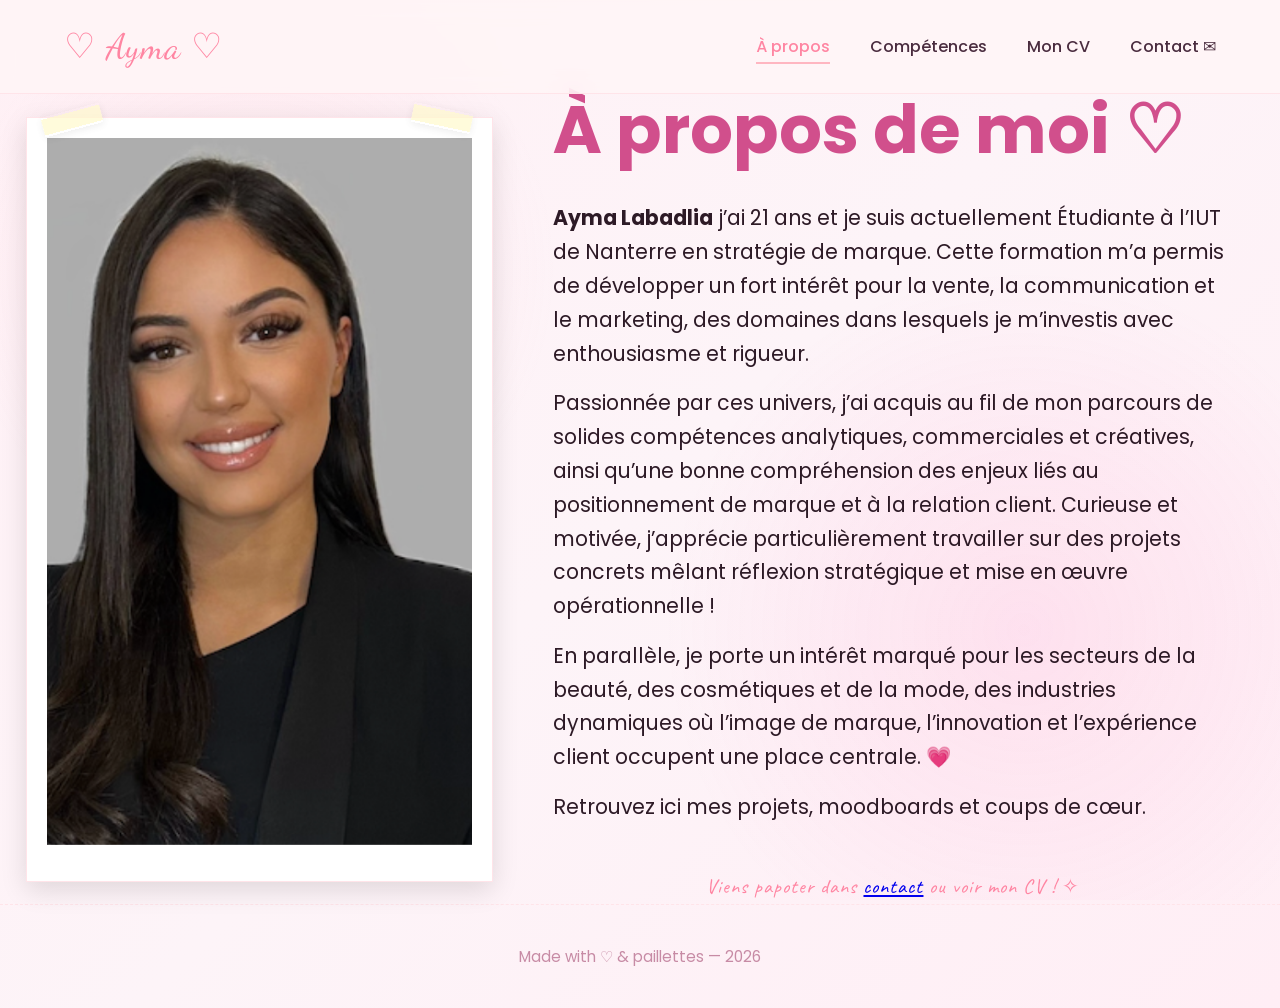
<file: index.html>
<!DOCTYPE html>
<html lang="fr">

<head>
    <meta charset="UTF-8" />
    <meta name="viewport" content="width=device-width, initial-scale=1.0" />
    <title>À propos ♡ Ayma</title>
    <link rel="stylesheet" href="style.css" />
    <link rel="preconnect" href="https://fonts.googleapis.com">
    <link rel="preconnect" href="https://fonts.gstatic.com" crossorigin>
    <link
        href="https://fonts.googleapis.com/css2?family=Playfair+Display:ital,wght@0,400;0,700;1,400&family=Poppins:wght@300;400;500&family=Caveat:wght@400;700&family=Dancing+Script:wght@400;700&display=swap"
        rel="stylesheet">
</head>

<body>

    <div class="stars"></div>
    <div class="sparkles"></div>

    <header class="header">
        <nav class="nav">
            <div class="logo">♡ Ayma ♡</div>
            <ul>
                <li><a href="index.html" class="active">À propos</a></li>
                <li><a href="competences.html">Compétences</a></li>
                <li><a href="cv.html">Mon CV</a></li>
                <li><a href="contact.html">Contact ✉</a></li>
            </ul>
        </nav>
    </header>

    <main class="about-fullscreen">

        <div class="about-layout">
            <!-- Photo grande verticale à gauche -->
            <div class="photo-side polaroid">
                <div class="tape tape-top-left"></div>
                <div class="tape tape-top-right"></div>
                <img src="vidéo/Copie de Personal Brand Portfolio Website in Fuchsia Cream Classy Calligraphy Style.png"
                    alt="Moi" />

            </div>

            <!-- Texte compact à droite -->
            <div class="text-side">
                <h1>À propos de moi ♡</h1>

                <p><strong>Ayma Labadlia</strong> j’ai 21 ans et je suis actuellement
                    Étudiante à l’IUT de Nanterre en stratégie de marque. Cette formation m’a permis de développer un
                    fort intérêt pour la vente, la communication et le marketing, des domaines dans lesquels je
                    m’investis avec enthousiasme et rigueur.</p>

                <p>Passionnée par ces univers, j’ai acquis au fil de mon parcours de solides compétences analytiques,
                    commerciales et créatives, ainsi qu’une bonne compréhension des enjeux liés au positionnement de
                    marque et à la relation client. Curieuse et motivée, j’apprécie particulièrement travailler sur des
                    projets concrets mêlant réflexion stratégique et mise en œuvre opérationnelle !</p>

                <p>En parallèle, je porte un intérêt marqué pour les secteurs de la beauté, des cosmétiques et de la
                    mode, des industries dynamiques où l’image de marque, l’innovation et l’expérience client occupent
                    une place centrale. 💗</p>

                <p>Retrouvez ici mes projets, moodboards et coups de cœur.</p>

                <p class="heart-line">Viens papoter dans <a href="contact.html">contact</a> ou voir mon CV ! ✧</p>
            </div>
        </div>

    </main>

    <footer>
        <p>Made with ♡ & paillettes — 2026</p>
    </footer>

</body>

</html>
</file>
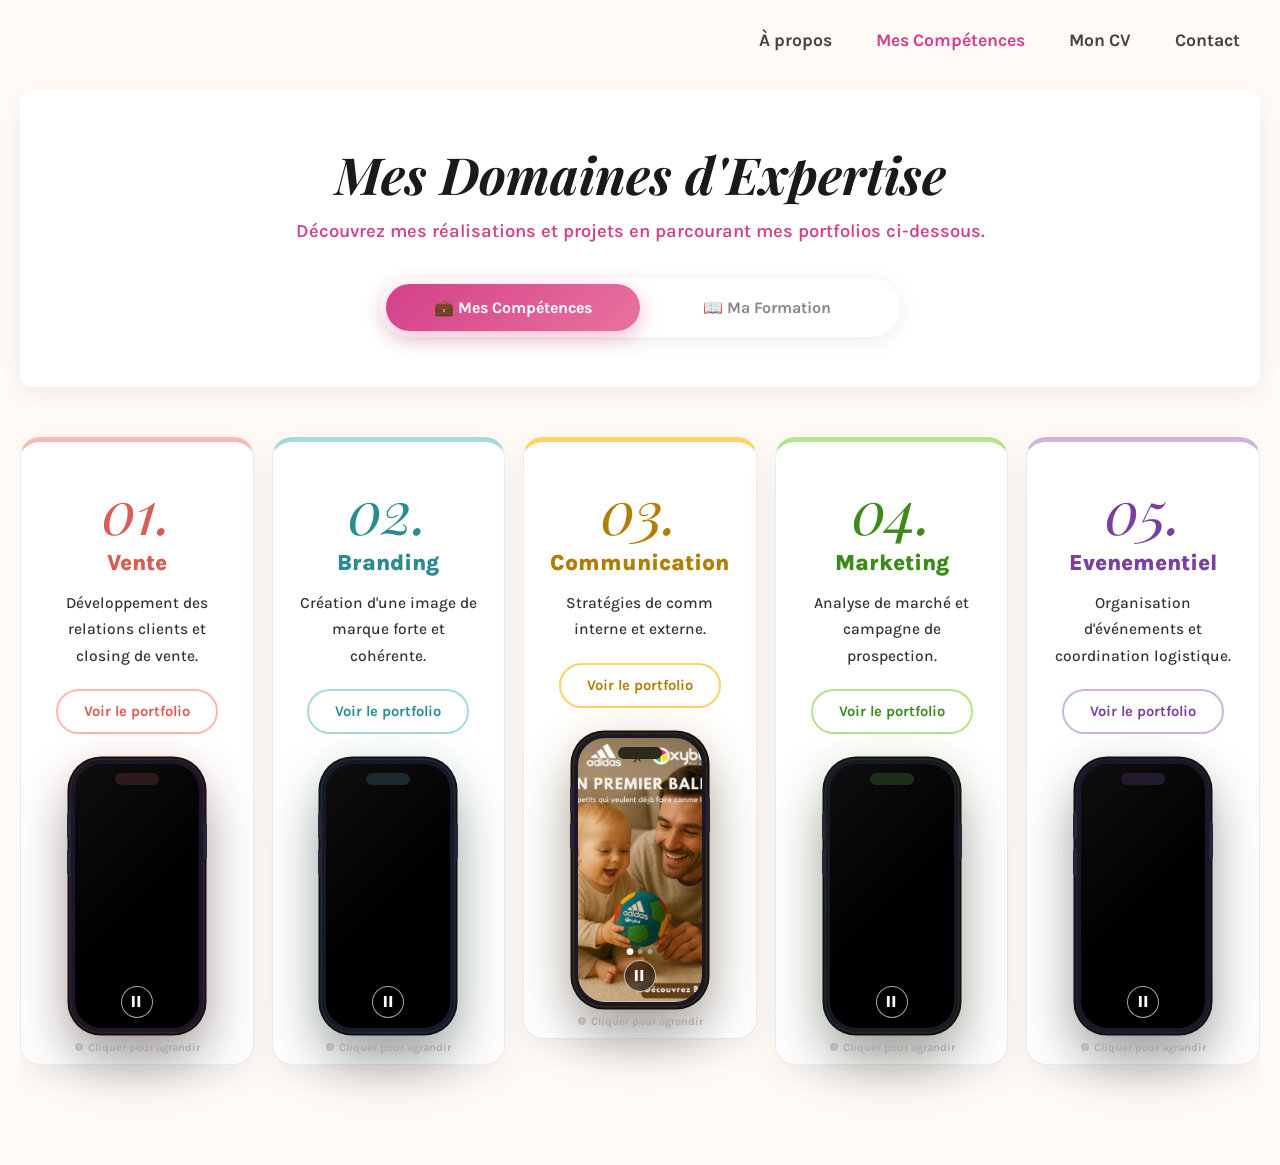
<file: competences.html>
<!DOCTYPE html>
<html lang="fr">

<head>
    <meta charset="UTF-8">
    <meta name="viewport" content="width=device-width, initial-scale=1.0">
    <title>Mes Compétences – Portfolio Ayma</title>
    <link rel="preconnect" href="https://fonts.googleapis.com">
    <link
        href="https://fonts.googleapis.com/css2?family=Karla:wght@400;500;600;700;800&family=Playfair+Display:ital,wght@0,700;1,400&family=Great+Vibes&family=Caveat:wght@400;600;700&display=swap"
        rel="stylesheet">

    <style>
        * {
            box-sizing: border-box;
            margin: 0;
            padding: 0;
        }

        body {
            background: #fffaf5;
            font-family: 'Karla', sans-serif;
            overflow-x: hidden;
        }

        .container {
            max-width: 1400px;
            margin: 0 auto;
            padding: 0 20px;
        }

        /* ══ NAV ══ */
        header nav {
            text-align: right;
            margin: 30px 0 40px;
        }

        header nav a {
            margin: 0 20px;
            color: #444;
            text-decoration: none;
            font-weight: 700;
            font-size: 1.1rem;
            transition: color .3s;
        }

        header nav a.active,
        header nav a:hover {
            color: #d4408a;
        }

        /* ══ INTRO ══ */
        .intro {
            background: white;
            padding: 50px 30px;
            text-align: center;
            border-radius: 12px;
            box-shadow: 0 8px 25px rgba(0, 0, 0, 0.06);
            margin-bottom: 0;
        }

        .intro h1 {
            font-family: 'Playfair Display', serif;
            font-size: 3.2rem;
            color: #1a1a1a;
            font-style: italic;
            margin-bottom: 12px;
        }

        .intro p {
            font-size: 1.15rem;
            color: #d4408a;
            max-width: 720px;
            margin: 0 auto;
            font-weight: 600;
        }

        /* ══════════════════════════════════════════
           ONGLETS
        ══════════════════════════════════════════ */
        .tabs-nav {
            display: flex;
            justify-content: center;
            gap: 0;
            margin: 36px auto 0;
            max-width: 520px;
            background: white;
            border-radius: 50px;
            padding: 6px;
            box-shadow: 0 4px 20px rgba(0, 0, 0, 0.08);
        }

        .tab-btn {
            flex: 1;
            padding: 14px 28px;
            border: none;
            background: transparent;
            border-radius: 44px;
            font-family: 'Karla', sans-serif;
            font-size: 1rem;
            font-weight: 700;
            color: #888;
            cursor: pointer;
            transition: all .35s ease;
            white-space: nowrap;
            display: flex;
            align-items: center;
            justify-content: center;
            gap: 8px;
        }

        .tab-btn.active {
            background: linear-gradient(135deg, #d4408a, #e8739e);
            color: white;
            box-shadow: 0 6px 20px rgba(212, 64, 138, 0.35);
        }

        .tab-btn:not(.active):hover {
            color: #d4408a;
        }

        /* ══════════════════════════════════════════
           PANELS
        ══════════════════════════════════════════ */
        .tab-panel {
            display: none;
            animation: panelIn .45s ease both;
        }

        .tab-panel.active {
            display: block;
        }

        @keyframes panelIn {
            from {
                opacity: 0;
                transform: translateY(22px);
            }

            to {
                opacity: 1;
                transform: translateY(0);
            }
        }

        /* ══════════════════════════════════════════
           PANEL 1 — COMPÉTENCES (cards + phones)
        ══════════════════════════════════════════ */
        .competences-wrapper {
            display: flex;
            flex-wrap: nowrap;
            justify-content: space-between;
            gap: 18px;
            padding: 50px 0 100px;
            overflow-x: hidden;
            align-items: flex-start;
        }

        .pro-card {
            flex: 1 0 0;
            min-width: 200px;
            max-width: 260px;
            background: white;
            border: 1px solid #ebebeb;
            padding: 38px 22px 32px;
            text-align: center;
            border-radius: 20px;
            box-shadow: 0 12px 35px rgba(0, 0, 0, 0.06);
            transition: all .35s ease;
        }

        .pro-card:hover {
            transform: translateY(-8px);
            box-shadow: 0 20px 45px rgba(0, 0, 0, 0.11);
        }

        .pro-number {
            font-family: 'Playfair Display', serif;
            font-size: 3.8rem;
            line-height: 1;
            margin-bottom: 8px;
            font-style: italic;
        }

        .pro-title {
            font-size: 1.4rem;
            font-weight: 800;
            margin-bottom: 14px;
        }

        .pro-desc {
            font-size: .97rem;
            color: #333;
            font-weight: 500;
            line-height: 1.7;
            margin-bottom: 20px;
        }

        .pro-btn {
            display: inline-block;
            padding: 12px 26px;
            border: 2px solid;
            border-radius: 50px;
            font-weight: 700;
            text-decoration: none;
            transition: all .3s ease;
            font-size: .92rem;
        }

        .pro-btn:hover {
            color: white !important;
        }

        /* ── Téléphone mockup ── */
        .phone-wrapper {
            display: flex;
            justify-content: center;
            margin-top: 26px;
        }

        .phone {
            position: relative;
            width: 132px;
            height: 272px;
            background: #181828;
            border-radius: 30px;
            padding: 4px;
            cursor: pointer;
            transition: transform .25s;
        }

        .phone:hover {
            transform: scale(1.04);
        }

        .phone::before {
            content: '';
            position: absolute;
            right: -4px;
            top: 62px;
            width: 4px;
            height: 38px;
            background: #252535;
            border-radius: 0 4px 4px 0;
        }

        .phone::after {
            content: '';
            position: absolute;
            left: -4px;
            top: 52px;
            width: 4px;
            height: 28px;
            background: #252535;
            border-radius: 4px 0 0 4px;
            box-shadow: 0 36px 0 #252535;
        }

        .phone-screen {
            width: 100%;
            height: 100%;
            border-radius: 27px;
            overflow: hidden;
            background: #000;
            position: relative;
        }

        .phone-notch {
            position: absolute;
            top: 9px;
            left: 50%;
            transform: translateX(-50%);
            width: 44px;
            height: 12px;
            background: #181828;
            border-radius: 20px;
            z-index: 20;
        }

        .phone-video {
            width: 100%;
            height: 100%;
            object-fit: cover;
            display: block;
        }

        .play-btn {
            position: absolute;
            bottom: 10px;
            left: 50%;
            transform: translateX(-50%);
            z-index: 30;
            width: 32px;
            height: 32px;
            background: rgba(0, 0, 0, .52);
            border: 1.5px solid rgba(255, 255, 255, .65);
            border-radius: 50%;
            cursor: pointer;
            display: flex;
            align-items: center;
            justify-content: center;
            backdrop-filter: blur(4px);
            transition: background .2s, transform .15s;
            padding: 0;
        }

        .play-btn:hover {
            background: rgba(0, 0, 0, .82);
            transform: translateX(-50%) scale(1.1);
        }

        .play-btn svg {
            width: 11px;
            height: 11px;
            fill: white;
            display: block;
        }

        /* Slideshow */
        .phone-slideshow {
            position: relative;
            width: 100%;
            height: 100%;
        }

        .slide-img {
            position: absolute;
            top: 0;
            left: 0;
            width: 100%;
            height: 100%;
            object-fit: cover;
            opacity: 0;
            transition: opacity .7s ease;
        }

        .slide-img.active {
            opacity: 1;
        }

        .slide-dots {
            position: absolute;
            bottom: 48px;
            left: 50%;
            transform: translateX(-50%);
            display: flex;
            gap: 5px;
            z-index: 25;
        }

        .slide-dot {
            width: 5px;
            height: 5px;
            border-radius: 50%;
            background: rgba(255, 255, 255, .4);
            transition: background .3s, transform .3s;
        }

        .slide-dot.active {
            background: white;
            transform: scale(1.35);
        }

        .phone-screen::after {
            content: '';
            position: absolute;
            inset: 0;
            background: linear-gradient(135deg, rgba(255, 255, 255, .06) 0%, transparent 55%);
            pointer-events: none;
            z-index: 15;
            border-radius: 27px;
        }

        .phone-hint {
            position: absolute;
            bottom: -22px;
            left: 50%;
            transform: translateX(-50%);
            font-size: .7rem;
            color: #aaa;
            white-space: nowrap;
            display: flex;
            align-items: center;
            gap: 4px;
            font-weight: 600;
        }

        .phone-hint svg {
            width: 10px;
            height: 10px;
            opacity: .7;
        }

        /* ── Couleurs cartes ── */
        .card-1 {
            border-top: 5px solid #ffb7b2;
        }

        .card-1 .pro-number,
        .card-1 .pro-title {
            color: #d95c55;
        }

        .card-1 .pro-btn {
            border-color: #ffb7b2;
            color: #d95c55;
        }

        .card-1 .pro-btn:hover {
            background: #ffb7b2;
            color: white !important;
        }

        .card-1 .phone-notch {
            background: #2e1a1a;
        }

        .card-1 .phone {
            box-shadow: 0 0 0 1.5px #3a2020, 0 0 0 3.5px #111, 0 28px 55px rgba(0, 0, 0, .38), 0 0 35px rgba(255, 183, 178, .25);
        }

        .card-2 {
            border-top: 5px solid #a8dadc;
        }

        .card-2 .pro-number,
        .card-2 .pro-title {
            color: #2a8c90;
        }

        .card-2 .pro-btn {
            border-color: #a8dadc;
            color: #2a8c90;
        }

        .card-2 .pro-btn:hover {
            background: #a8dadc;
            color: white !important;
        }

        .card-2 .phone-notch {
            background: #1a2a2e;
        }

        .card-2 .phone {
            box-shadow: 0 0 0 1.5px #1a3035, 0 0 0 3.5px #111, 0 28px 55px rgba(0, 0, 0, .38), 0 0 35px rgba(168, 218, 220, .25);
        }

        .card-3 {
            border-top: 5px solid #ffd166;
        }

        .card-3 .pro-number,
        .card-3 .pro-title {
            color: #b07e00;
        }

        .card-3 .pro-btn {
            border-color: #ffd166;
            color: #b07e00;
        }

        .card-3 .pro-btn:hover {
            background: #ffd166;
            color: white !important;
        }

        .card-3 .phone-notch {
            background: #2e2a1a;
        }

        .card-3 .phone {
            box-shadow: 0 0 0 1.5px #352e10, 0 0 0 3.5px #111, 0 28px 55px rgba(0, 0, 0, .38), 0 0 35px rgba(255, 209, 102, .25);
        }

        .card-4 {
            border-top: 5px solid #b5e48c;
        }

        .card-4 .pro-number,
        .card-4 .pro-title {
            color: #3d8a18;
        }

        .card-4 .pro-btn {
            border-color: #b5e48c;
            color: #3d8a18;
        }

        .card-4 .pro-btn:hover {
            background: #b5e48c;
            color: white !important;
        }

        .card-4 .phone-notch {
            background: #1e2e1a;
        }

        .card-4 .phone {
            box-shadow: 0 0 0 1.5px #1e3015, 0 0 0 3.5px #111, 0 28px 55px rgba(0, 0, 0, .38), 0 0 35px rgba(181, 228, 140, .25);
        }

        .card-5 {
            border-top: 5px solid #cdb4db;
        }

        .card-5 .pro-number,
        .card-5 .pro-title {
            color: #7a40a0;
        }

        .card-5 .pro-btn {
            border-color: #cdb4db;
            color: #7a40a0;
        }

        .card-5 .pro-btn:hover {
            background: #cdb4db;
            color: white !important;
        }

        .card-5 .phone-notch {
            background: #221a2e;
        }

        .card-5 .phone {
            box-shadow: 0 0 0 1.5px #2a1a35, 0 0 0 3.5px #111, 0 28px 55px rgba(0, 0, 0, .38), 0 0 35px rgba(205, 180, 219, .25);
        }

        /* ══ LIGHTBOX ══ */
        #lightbox {
            position: fixed;
            inset: 0;
            z-index: 1000;
            display: flex;
            align-items: center;
            justify-content: center;
            background: rgba(10, 8, 20, 0);
            backdrop-filter: blur(0);
            opacity: 0;
            pointer-events: none;
            transition: background .4s, backdrop-filter .4s, opacity .4s;
        }

        #lightbox.open {
            background: rgba(10, 8, 20, .82);
            backdrop-filter: blur(10px);
            opacity: 1;
            pointer-events: all;
        }

        .lb-phone {
            position: relative;
            width: 280px;
            height: 575px;
            background: #181828;
            border-radius: 52px;
            padding: 7px;
            transform: scale(.6) translateY(60px);
            transition: transform .45s cubic-bezier(.34, 1.56, .64, 1);
            box-shadow: 0 0 0 2px #333, 0 0 0 5px #111, 0 60px 120px rgba(0, 0, 0, .7);
        }

        #lightbox.open .lb-phone {
            transform: scale(1) translateY(0);
        }

        .lb-phone::before {
            content: '';
            position: absolute;
            right: -7px;
            top: 120px;
            width: 7px;
            height: 70px;
            background: #252535;
            border-radius: 0 7px 7px 0;
        }

        .lb-phone::after {
            content: '';
            position: absolute;
            left: -7px;
            top: 100px;
            width: 7px;
            height: 50px;
            background: #252535;
            border-radius: 7px 0 0 7px;
            box-shadow: 0 70px 0 #252535;
        }

        .lb-screen {
            width: 100%;
            height: 100%;
            border-radius: 47px;
            overflow: hidden;
            background: #000;
            position: relative;
        }

        .lb-notch {
            position: absolute;
            top: 16px;
            left: 50%;
            transform: translateX(-50%);
            width: 90px;
            height: 24px;
            background: #181828;
            border-radius: 30px;
            z-index: 20;
        }

        .lb-video {
            width: 100%;
            height: 100%;
            object-fit: cover;
            display: block;
        }

        .lb-screen::after {
            content: '';
            position: absolute;
            inset: 0;
            background: linear-gradient(135deg, rgba(255, 255, 255, .06) 0%, transparent 50%);
            pointer-events: none;
            z-index: 15;
            border-radius: 47px;
        }

        #lb-close {
            position: absolute;
            top: -20px;
            right: -20px;
            width: 44px;
            height: 44px;
            background: white;
            border: none;
            border-radius: 50%;
            font-size: 1.3rem;
            font-weight: 700;
            cursor: pointer;
            display: flex;
            align-items: center;
            justify-content: center;
            box-shadow: 0 4px 20px rgba(0, 0, 0, .3);
            color: #222;
            transition: transform .2s, background .2s;
            z-index: 10;
        }

        #lb-close:hover {
            background: #f0f0f0;
            transform: scale(1.1) rotate(90deg);
        }

        .lb-play-btn {
            position: absolute;
            bottom: 20px;
            left: 50%;
            transform: translateX(-50%);
            z-index: 30;
            width: 52px;
            height: 52px;
            background: rgba(0, 0, 0, .55);
            border: 2px solid rgba(255, 255, 255, .7);
            border-radius: 50%;
            cursor: pointer;
            display: flex;
            align-items: center;
            justify-content: center;
            backdrop-filter: blur(6px);
            transition: background .2s, transform .2s;
            padding: 0;
        }

        .lb-play-btn:hover {
            background: rgba(0, 0, 0, .85);
            transform: translateX(-50%) scale(1.08);
        }

        .lb-play-btn svg {
            width: 18px;
            height: 18px;
            fill: white;
            display: block;
        }

        .lb-slideshow {
            position: relative;
            width: 100%;
            height: 100%;
        }

        .lb-slide-img {
            position: absolute;
            inset: 0;
            width: 100%;
            height: 100%;
            object-fit: cover;
            opacity: 0;
            transition: opacity .7s ease;
        }

        .lb-slide-img.active {
            opacity: 1;
        }

        .lb-slide-dots {
            position: absolute;
            bottom: 80px;
            left: 50%;
            transform: translateX(-50%);
            display: flex;
            gap: 7px;
            z-index: 25;
        }

        .lb-slide-dot {
            width: 7px;
            height: 7px;
            border-radius: 50%;
            background: rgba(255, 255, 255, .4);
            transition: background .3s, transform .3s;
            cursor: pointer;
        }

        .lb-slide-dot.active {
            background: white;
            transform: scale(1.35);
        }

        .lb-label {
            position: absolute;
            bottom: -55px;
            left: 50%;
            transform: translateX(-50%);
            color: white;
            font-family: 'Karla', sans-serif;
            font-size: 1.15rem;
            font-weight: 700;
            text-align: center;
            white-space: nowrap;
            opacity: 0;
            transition: opacity .4s ease .2s;
            text-shadow: 0 2px 10px rgba(0, 0, 0, .5);
        }

        #lightbox.open .lb-label {
            opacity: 1;
        }

        /* ══════════════════════════════════════════
           PANEL 2 — MA FORMATION (notebook kawaii)
        ══════════════════════════════════════════ */
        .formation-panel {
            padding: 50px 0 100px;
        }

        /* ── En-tête formation ── */
        .formation-header {
            text-align: center;
            margin-bottom: 50px;
        }

        .formation-eyebrow {
            font-family: 'Caveat', cursive;
            font-size: 1rem;
            letter-spacing: .28em;
            text-transform: uppercase;
            color: #d4408a;
            display: block;
            margin-bottom: 8px;
        }

        .formation-title {
            font-family: 'Great Vibes', cursive;
            font-size: clamp(3.5rem, 8vw, 6.5rem);
            background: linear-gradient(130deg, #c73b7e 0%, #e8739e 50%, #d4a574 100%);
            -webkit-background-clip: text;
            -webkit-text-fill-color: transparent;
            background-clip: text;
            line-height: 1;
            filter: drop-shadow(0 4px 12px rgba(199, 59, 126, .18));
        }

        /* ── Cahier ── */
        .notebook {
            position: relative;
        }

        .notebook-inner {
            position: relative;
            background: #fefcf8;
            border-radius: 6px 22px 22px 6px;
            box-shadow:
                -8px 0 0 #f0c8dc,
                -15px 0 0 #f8dcea,
                -22px 0 0 #fdeef6,
                0 24px 70px rgba(199, 59, 126, .13),
                0 6px 24px rgba(0, 0, 0, .07);
            display: grid;
            grid-template-columns: 37% 1fr;
            min-height: 520px;
            overflow: hidden;
        }

        /* Lignes horizontales */
        .notebook-inner::before {
            content: '';
            position: absolute;
            inset: 0;
            background-image: repeating-linear-gradient(transparent, transparent 38px,
                    rgba(210, 185, 200, .25) 38px, rgba(210, 185, 200, .25) 39px);
            background-position: 0 70px;
            pointer-events: none;
            z-index: 0;
        }

        /* Marge verticale */
        .notebook-inner::after {
            content: '';
            position: absolute;
            top: 0;
            bottom: 0;
            left: 60px;
            width: 2px;
            background: rgba(255, 150, 185, .42);
            z-index: 1;
        }

        /* ── Gauche : visuel ── */
        .nb-left {
            position: relative;
            padding: 50px 28px 50px 82px;
            display: flex;
            flex-direction: column;
            align-items: center;
            justify-content: center;
            z-index: 2;
            overflow: hidden;
        }

        .nb-clip {
            position: absolute;
            top: -10px;
            left: 50%;
            transform: translateX(-50%);
            font-size: 2.8rem;
            filter: drop-shadow(0 4px 8px rgba(0, 0, 0, .15));
            z-index: 10;
        }

        /* Postcard */
        .postcard {
            position: absolute;
            top: 18px;
            right: 4px;
            width: 148px;
            background: #fffff8;
            border: 1px solid #e8d8c0;
            border-radius: 3px;
            padding: 8px 10px;
            transform: rotate(-5deg);
            box-shadow: 2px 4px 16px rgba(0, 0, 0, .13);
            z-index: 5;
        }

        .pc-header {
            display: flex;
            justify-content: space-between;
            align-items: center;
            border-bottom: 1px solid #e0d0b8;
            padding-bottom: 4px;
            margin-bottom: 6px;
        }

        .pc-header span {
            font-family: 'Caveat', cursive;
            font-size: .52rem;
            letter-spacing: .12em;
            text-transform: uppercase;
            color: #aaa;
        }

        .pc-stamp {
            width: 26px;
            height: 32px;
            background: linear-gradient(135deg, #ffb7b2, #ffd6dc);
            border: 1px solid #e0a0a8;
            border-radius: 2px;
            display: flex;
            align-items: center;
            justify-content: center;
            font-size: .85rem;
        }

        .pc-body {
            font-family: 'Caveat', cursive;
            font-size: .86rem;
            line-height: 1.45;
            color: #5a3a2a;
            font-style: italic;
        }

        /* Titre cursif côté gauche */
        .nb-cursive {
            font-family: 'Great Vibes', cursive;
            font-size: clamp(2.8rem, 5vw, 4.5rem);
            color: #3a1a2c;
            line-height: 1.1;
            text-align: center;
            margin-top: 88px;
            position: relative;
            z-index: 3;
            text-shadow: 1px 2px 8px rgba(199, 59, 126, .1);
        }

        /* Stickers animés */
        .sticker {
            position: absolute;
            filter: drop-shadow(0 2px 6px rgba(0, 0, 0, .12));
        }

        @keyframes wob {
            from {
                transform: rotate(var(--r, -8deg)) scale(1);
            }

            to {
                transform: rotate(calc(var(--r, -8deg) + 5deg)) scale(1.07);
            }
        }

        .sticker-cam {
            bottom: 22px;
            left: 16px;
            font-size: 3rem;
            --r: -12deg;
            animation: wob 3.8s ease-in-out infinite alternate;
        }

        .sticker-dog {
            bottom: 72px;
            right: 10px;
            font-size: 2.8rem;
            --r: 8deg;
            animation: wob 4.3s ease-in-out infinite alternate;
            animation-delay: .8s;
        }

        .sticker-star {
            top: 112px;
            left: 20px;
            font-size: 2rem;
            --r: -6deg;
            animation: wob 3s ease-in-out infinite alternate;
            animation-delay: .3s;
        }

        .sticker-candy {
            top: 162px;
            right: 22px;
            font-size: 1.9rem;
            --r: 14deg;
            animation: wob 5s ease-in-out infinite alternate;
            animation-delay: 1.2s;
        }

        .sticker-game {
            bottom: 135px;
            left: 52px;
            font-size: 1.7rem;
            --r: -4deg;
            animation: wob 4s ease-in-out infinite alternate;
            animation-delay: .6s;
        }

        .sticker-lollip {
            top: 218px;
            left: 68px;
            font-size: 1.5rem;
            --r: 10deg;
            animation: wob 3.5s ease-in-out infinite alternate;
            animation-delay: 1.8s;
        }

        /* ── Droite : texte ── */
        .nb-right {
            padding: 52px 46px 52px 36px;
            border-left: 2px dashed rgba(255, 160, 190, .35);
            position: relative;
            z-index: 2;
        }

        .nb-badge {
            display: inline-flex;
            align-items: center;
            gap: 7px;
            background: linear-gradient(135deg, #d4408a, #e8739e);
            color: white;
            font-size: .68rem;
            font-weight: 800;
            letter-spacing: .22em;
            text-transform: uppercase;
            padding: 6px 18px;
            border-radius: 50px;
            margin-bottom: 18px;
            box-shadow: 0 4px 16px rgba(212, 64, 138, .3);
        }

        .nb-main-title {
            font-family: 'Playfair Display', serif;
            font-size: clamp(1.25rem, 2.5vw, 1.65rem);
            font-weight: 700;
            color: #1a1a1a;
            letter-spacing: .03em;
            text-transform: uppercase;
            line-height: 1.25;
            margin-bottom: 30px;
            padding-bottom: 20px;
            border-bottom: 2px solid rgba(212, 64, 138, .13);
        }

        .nb-block {
            margin-bottom: 26px;
            padding-bottom: 26px;
            border-bottom: 1px dashed rgba(210, 185, 200, .4);
        }

        .nb-block:last-child {
            border-bottom: none;
            margin-bottom: 0;
            padding-bottom: 0;
        }

        .nb-label {
            display: flex;
            align-items: center;
            gap: 8px;
            font-family: 'Caveat', cursive;
            font-size: 1.05rem;
            font-weight: 700;
            color: #d4408a;
            letter-spacing: .06em;
            margin-bottom: 10px;
        }

        .nb-label::after {
            content: '';
            flex: 1;
            height: 1px;
            background: linear-gradient(90deg, rgba(212, 64, 138, .25), transparent);
        }

        .nb-block p {
            font-size: 1rem;
            color: #444;
            line-height: 1.8;
        }

        .nb-flower {
            position: absolute;
            bottom: -16px;
            right: -14px;
            font-size: 5rem;
            opacity: .8;
            pointer-events: none;
            transform: rotate(18deg);
        }

        /* ── Cartes infos bas ── */
        .info-row {
            display: grid;
            grid-template-columns: repeat(3, 1fr);
            gap: 20px;
            margin-top: 36px;
        }

        .info-card {
            background: white;
            border-radius: 18px;
            padding: 28px 22px;
            text-align: center;
            border: 1px solid rgba(244, 167, 195, .3);
            box-shadow: 0 8px 28px rgba(199, 59, 126, .08);
            position: relative;
            overflow: hidden;
            transition: transform .3s, box-shadow .3s;
        }

        .info-card::before {
            content: '';
            position: absolute;
            top: 0;
            left: 0;
            right: 0;
            height: 4px;
            background: linear-gradient(90deg, #d4408a, #f4a7c8);
        }

        .info-card:hover {
            transform: translateY(-6px);
            box-shadow: 0 16px 40px rgba(199, 59, 126, .14);
        }

        .info-emoji {
            font-size: 2.2rem;
            margin-bottom: 10px;
            display: block;
        }

        .info-label {
            font-family: 'Caveat', cursive;
            font-size: .85rem;
            letter-spacing: .18em;
            text-transform: uppercase;
            color: #d4408a;
            font-weight: 700;
            margin-bottom: 5px;
        }

        .info-value {
            font-family: 'Playfair Display', serif;
            font-size: 1rem;
            color: #1a1a1a;
            font-weight: 700;
        }

        .info-sub {
            font-size: .84rem;
            color: #888;
            margin-top: 3px;
        }

        /* ══ RESPONSIVE ══ */
        @media (max-width: 900px) {
            .competences-wrapper {
                flex-wrap: wrap;
                justify-content: center;
            }

            .pro-card {
                flex: 0 0 auto;
                width: 100%;
                max-width: 360px;
            }

            .intro h1 {
                font-size: 2.2rem;
            }

            .lb-phone {
                width: 230px;
                height: 472px;
            }

            .notebook-inner {
                grid-template-columns: 1fr;
            }

            .nb-left {
                padding: 38px 28px 20px 28px;
                min-height: 260px;
            }

            .nb-right {
                border-left: none;
                border-top: 2px dashed rgba(255, 160, 190, .35);
                padding: 28px;
            }

            .postcard {
                display: none;
            }

            .info-row {
                grid-template-columns: 1fr;
            }
        }
    </style>
</head>

<body>

    <!-- ══ LIGHTBOX ══ -->
    <div id="lightbox" role="dialog" aria-modal="true" aria-label="Aperçu agrandi">
        <div class="lb-phone" id="lb-phone">
            <button id="lb-close" onclick="closeLightbox()" aria-label="Fermer">✕</button>
            <div class="lb-screen" id="lb-screen">
                <div class="lb-notch"></div>
            </div>
            <div class="lb-label" id="lb-label"></div>
        </div>
    </div>

    <div class="container">
        <header>
            <nav>
                <a href="index.html">À propos</a>
                <a href="competences.html" class="active">Mes Compétences</a>
                <a href="cv.html">Mon CV</a>
                <a href="contact.html">Contact</a>
            </nav>
        </header>

        <main>
            <!-- INTRO + ONGLETS -->
            <div class="intro">
                <h1>Mes Domaines d'Expertise</h1>
                <p>Découvrez mes réalisations et projets en parcourant mes portfolios ci-dessous.</p>

                <!-- ── Onglets ── -->
                <div class="tabs-nav" role="tablist">
                    <button class="tab-btn active" id="tab-comp" role="tab" aria-selected="true"
                        aria-controls="panel-comp" onclick="switchTab('comp')">
                        💼 Mes Compétences
                    </button>
                    <button class="tab-btn" id="tab-form" role="tab" aria-selected="false" aria-controls="panel-form"
                        onclick="switchTab('form')">
                        📖 Ma Formation
                    </button>
                </div>
            </div>

            <!-- ════ PANEL COMPÉTENCES ════ -->
            <div class="tab-panel active" id="panel-comp" role="tabpanel" aria-labelledby="tab-comp">
                <div class="competences-wrapper">

                    <!-- CARTE 1 — Vente -->
                    <div class="pro-card card-1">
                        <div class="pro-number">01.</div>
                        <h3 class="pro-title">Vente</h3>
                        <p class="pro-desc">Développement des relations clients et closing de vente.</p>
                        <a href="https://drive.google.com/drive/u/0/folders/1Gy24rwKpl0wrVNA_NVR155rQrFql_YT0"
                            target="_blank" class="pro-btn">Voir le portfolio</a>
                        <div class="phone-wrapper">
                            <div class="phone"
                                onclick="openLightbox('video','vidéo/ADAED7B3-B67A-469D-8BAD-E7AFCBA48672.mov','Vente')"
                                role="button" tabindex="0" aria-label="Agrandir">
                                <div class="phone-screen">
                                    <div class="phone-notch"></div>
                                    <video class="phone-video" autoplay muted loop playsinline data-playing="true">
                                        <source src="vidéo/ADAED7B3-B67A-469D-8BAD-E7AFCBA48672.mov" type="video/mp4">
                                    </video>
                                    <button class="play-btn" onclick="toggleVideoCard(this,event)" aria-label="Pause">
                                        <svg viewBox="0 0 10 12">
                                            <rect x="0" y="0" width="3" height="12" />
                                            <rect x="6" y="0" width="3" height="12" />
                                        </svg>
                                    </button>
                                </div>
                                <div class="phone-hint"><svg viewBox="0 0 20 20" fill="currentColor">
                                        <path d="M10 2a8 8 0 100 16A8 8 0 0010 2zm1 11H9v-2h2v2zm0-4H9V6h2v3z" />
                                    </svg> Cliquer pour agrandir</div>
                            </div>
                        </div>
                    </div>

                    <!-- CARTE 2 — Branding -->
                    <div class="pro-card card-2">
                        <div class="pro-number">02.</div>
                        <h3 class="pro-title">Branding</h3>
                        <p class="pro-desc">Création d'une image de marque forte et cohérente.</p>
                        <a href="https://drive.google.com/drive/u/0/folders/1kapa_IgoY7L1Acpyq_9OlHGv-BQaVQbf#"
                            class="pro-btn">Voir le portfolio</a>
                        <div class="phone-wrapper">
                            <div class="phone"
                                onclick="openLightbox('video','vidéo/0B01031F-684E-412D-A727-CDBD20613AD7.mov','Branding')"
                                role="button" tabindex="0" aria-label="Agrandir">
                                <div class="phone-screen">
                                    <div class="phone-notch"></div>
                                    <video class="phone-video" autoplay muted loop playsinline data-playing="true">
                                        <source src="vidéo/0B01031F-684E-412D-A727-CDBD20613AD7.mov" type="video/mp4">
                                    </video>
                                    <button class="play-btn" onclick="toggleVideoCard(this,event)" aria-label="Pause">
                                        <svg viewBox="0 0 10 12">
                                            <rect x="0" y="0" width="3" height="12" />
                                            <rect x="6" y="0" width="3" height="12" />
                                        </svg>
                                    </button>
                                </div>
                                <div class="phone-hint"><svg viewBox="0 0 20 20" fill="currentColor">
                                        <path d="M10 2a8 8 0 100 16A8 8 0 0010 2zm1 11H9v-2h2v2zm0-4H9V6h2v3z" />
                                    </svg> Cliquer pour agrandir</div>
                            </div>
                        </div>
                    </div>

                    <!-- CARTE 3 — Communication (3 images) -->
                    <div class="pro-card card-3">
                        <div class="pro-number">03.</div>
                        <h3 class="pro-title">Communication</h3>
                        <p class="pro-desc">Stratégies de comm interne et externe.</p>
                        <a href="https://drive.google.com/drive/u/0/folders/1mVeoZNLqZNnc9AH5xj-iRmy5aWGxIXOG#"
                            class="pro-btn">Voir le portfolio</a>
                        <div class="phone-wrapper">
                            <div class="phone"
                                onclick="openLightbox('slideshow',['vidéo/IMG_1938.jpeg','vidéo/IMG_1937.jpeg','vidéo/IMG_1936.jpeg'],'Communication')"
                                role="button" tabindex="0" aria-label="Agrandir">
                                <div class="phone-screen">
                                    <div class="phone-notch"></div>
                                    <div class="phone-slideshow" id="ss3" data-playing="true" data-index="0">
                                        <img src="vidéo/IMG_1938.jpeg" class="slide-img active" alt="Communication 1">
                                        <img src="vidéo/IMG_1937.jpeg" class="slide-img" alt="Communication 2">
                                        <img src="vidéo/IMG_1936.jpeg" class="slide-img" alt="Communication 3">
                                        <div class="slide-dots">
                                            <div class="slide-dot active"></div>
                                            <div class="slide-dot"></div>
                                            <div class="slide-dot"></div>
                                        </div>
                                    </div>
                                    <button class="play-btn" onclick="toggleSlideshowCard(this,event)"
                                        aria-label="Pause">
                                        <svg viewBox="0 0 10 12">
                                            <rect x="0" y="0" width="3" height="12" />
                                            <rect x="6" y="0" width="3" height="12" />
                                        </svg>
                                    </button>
                                </div>
                                <div class="phone-hint"><svg viewBox="0 0 20 20" fill="currentColor">
                                        <path d="M10 2a8 8 0 100 16A8 8 0 0010 2zm1 11H9v-2h2v2zm0-4H9V6h2v3z" />
                                    </svg> Cliquer pour agrandir</div>
                            </div>
                        </div>
                    </div>

                    <!-- CARTE 4 — Marketing -->
                    <div class="pro-card card-4">
                        <div class="pro-number">04.</div>
                        <h3 class="pro-title">Marketing</h3>
                        <p class="pro-desc">Analyse de marché et campagne de prospection.</p>
                        <a href="https://drive.google.com/drive/u/0/folders/1fibtPw7lrc_ZOYd1CrLoAqsmMtGzJZrT#"
                            class="pro-btn">Voir le portfolio</a>
                        <div class="phone-wrapper">
                            <div class="phone"
                                onclick="openLightbox('video','vidéo/E581DEB6-E5FB-4DBE-9903-EA8AD02D8E89.mov','Marketing')"
                                role="button" tabindex="0" aria-label="Agrandir">
                                <div class="phone-screen">
                                    <div class="phone-notch"></div>
                                    <video class="phone-video" autoplay muted loop playsinline data-playing="true">
                                        <source src="vidéo/E581DEB6-E5FB-4DBE-9903-EA8AD02D8E89.mov" type="video/mp4">
                                    </video>
                                    <button class="play-btn" onclick="toggleVideoCard(this,event)" aria-label="Pause">
                                        <svg viewBox="0 0 10 12">
                                            <rect x="0" y="0" width="3" height="12" />
                                            <rect x="6" y="0" width="3" height="12" />
                                        </svg>
                                    </button>
                                </div>
                                <div class="phone-hint"><svg viewBox="0 0 20 20" fill="currentColor">
                                        <path d="M10 2a8 8 0 100 16A8 8 0 0010 2zm1 11H9v-2h2v2zm0-4H9V6h2v3z" />
                                    </svg> Cliquer pour agrandir</div>
                            </div>
                        </div>
                    </div>

                    <!-- CARTE 5 — Evenementiel -->
                    <div class="pro-card card-5">
                        <div class="pro-number">05.</div>
                        <h3 class="pro-title">Evenementiel</h3>
                        <p class="pro-desc">Organisation d'événements et coordination logistique.</p>
                        <a href="https://drive.google.com/drive/u/0/folders/111rpag7j9Z8Q_MxZg_Bo5mIKxJYdlz3h#"
                            class="pro-btn">Voir le portfolio</a>
                        <div class="phone-wrapper">
                            <div class="phone"
                                onclick="openLightbox('video','vidéo/4B00FC6B-6EBB-4697-875E-D26495AAB41B.mov','Evenementiel')"
                                role="button" tabindex="0" aria-label="Agrandir">
                                <div class="phone-screen">
                                    <div class="phone-notch"></div>
                                    <video class="phone-video" autoplay muted loop playsinline data-playing="true">
                                        <source src="vidéo/4B00FC6B-6EBB-4697-875E-D26495AAB41B.mov" type="video/mp4">
                                    </video>
                                    <button class="play-btn" onclick="toggleVideoCard(this,event)" aria-label="Pause">
                                        <svg viewBox="0 0 10 12">
                                            <rect x="0" y="0" width="3" height="12" />
                                            <rect x="6" y="0" width="3" height="12" />
                                        </svg>
                                    </button>
                                </div>
                                <div class="phone-hint"><svg viewBox="0 0 20 20" fill="currentColor">
                                        <path d="M10 2a8 8 0 100 16A8 8 0 0010 2zm1 11H9v-2h2v2zm0-4H9V6h2v3z" />
                                    </svg> Cliquer pour agrandir</div>
                            </div>
                        </div>
                    </div>

                </div>
            </div><!-- /panel-comp -->

            <!-- ════ PANEL MA FORMATION ════ -->
            <div class="tab-panel" id="panel-form" role="tabpanel" aria-labelledby="tab-form">
                <div class="formation-panel">

                    <div class="formation-header">
                        <span class="formation-eyebrow">✦ parcours académique ✦</span>
                        <h2 class="formation-title">Ma Formation</h2>
                    </div>

                    <!-- CAHIER -->
                    <div class="notebook">
                        <div class="notebook-inner">

                            <!-- Gauche -->
                            <div class="nb-left">
                                <div class="nb-clip">📎</div>
                                <div class="postcard">
                                    <div class="pc-header">
                                        <span>Post Card</span>
                                        <div class="pc-stamp">💌</div>
                                    </div>
                                    <p class="pc-body">Memories to come<br><em>in waves</em><br><small
                                            style="opacity:.6">(tonight i'm growing)</small></p>
                                </div>
                                <div class="nb-cursive">Ma<br>Formation</div>
                                <div class="sticker sticker-star">⭐</div>
                                <div class="sticker sticker-game">🎮</div>
                                <div class="sticker sticker-candy">🍭</div>
                                <div class="sticker sticker-cam">📷</div>
                                <div class="sticker sticker-dog">🐶</div>
                                <div class="sticker sticker-lollip">🌸</div>
                            </div>

                            <!-- Droite -->
                            <div class="nb-right">
                                <div class="nb-badge">🎓 Formation initiale</div>
                                <h3 class="nb-main-title">BUT Techniques de<br>Commercialisation</h3>

                                <div class="nb-block">
                                    <div class="nb-label">📚 La formation</div>
                                    <p>Ma formation en techniques de commercialisation consiste à développer une
                                        expertise en marketing stratégique, communication et développement commercial,
                                        tout en acquérant une compréhension approfondie des dynamiques de marché et du
                                        comportement des consommateurs.</p>
                                </div>

                                <div class="nb-block">
                                    <div class="nb-label">✨ Ma spécialisation</div>
                                    <p>Je me suis spécialisée en stratégie de marque, un domaine qui permet de
                                        concevoir, structurer et valoriser des identités de marque fortes et
                                        différenciantes. Cette spécialisation m'a permis d'apprendre à analyser l'ADN
                                        d'une marque, à définir un positionnement pertinent, à élaborer des stratégies
                                        de branding cohérentes et à déployer des actions de communication créatrices de
                                        valeur.</p>
                                </div>

                                <div class="nb-block">
                                    <div class="nb-label">💡 Ce que ça m'apporte</div>
                                    <p>Elle développe une approche analytique, créative et stratégique, essentielle pour
                                        renforcer la notoriété, la crédibilité et la performance d'une marque dans un
                                        environnement concurrentiel.</p>
                                </div>
                            </div>

                            <div class="nb-flower">🌷</div>
                        </div>
                    </div>

                    <!-- Cartes infos -->
                    <div class="info-row">
                        <div class="info-card">
                            <span class="info-emoji">🏫</span>
                            <div class="info-label">Établissement</div>
                            <div class="info-value">IUT / Université</div>
                            <div class="info-sub">France</div>
                        </div>
                        <div class="info-card">
                            <span class="info-emoji">📅</span>
                            <div class="info-label">Durée</div>
                            <div class="info-value">3 ans — Bac +3</div>
                            <div class="info-sub">En cours</div>
                        </div>
                        <div class="info-card">
                            <span class="info-emoji">🎯</span>
                            <div class="info-label">Spécialisation</div>
                            <div class="info-value">Stratégie de marque</div>
                            <div class="info-sub">Branding & Communication</div>
                        </div>
                    </div>

                </div>
            </div><!-- /panel-form -->

        </main>
    </div>

    <script>
        /* ════ ONGLETS ════ */
        function switchTab(id) {
            document.querySelectorAll('.tab-btn').forEach(b => {
                b.classList.remove('active');
                b.setAttribute('aria-selected', 'false');
            });
            document.querySelectorAll('.tab-panel').forEach(p => p.classList.remove('active'));

            document.getElementById('tab-' + id).classList.add('active');
            document.getElementById('tab-' + id).setAttribute('aria-selected', 'true');
            document.getElementById('panel-' + id).classList.add('active');

            // Relancer les vidéos/slideshow si on revient sur l'onglet compétences
            if (id === 'comp') {
                document.querySelectorAll('.phone-video').forEach(v => {
                    if (v.dataset.playing === 'true') v.play().catch(() => { });
                });
                startCardSS('ss3');
            } else {
                // Pauser quand on quitte
                document.querySelectorAll('.phone-video').forEach(v => v.pause());
                stopCardSS('ss3');
            }
        }

        /* ════ SVG ICÔNES ════ */
        const SVG_PAUSE = `<svg viewBox="0 0 10 12" fill="white" width="11" height="11"><rect x="0" y="0" width="3" height="12"/><rect x="6" y="0" width="3" height="12"/></svg>`;
        const SVG_PLAY = `<svg viewBox="0 0 10 12" fill="white" width="11" height="11" style="margin-left:2px"><polygon points="0,0 10,6 0,12"/></svg>`;
        const SVG_PAUSE_LG = `<svg viewBox="0 0 10 12" fill="white" width="18" height="18"><rect x="0" y="0" width="3" height="12"/><rect x="6" y="0" width="3" height="12"/></svg>`;
        const SVG_PLAY_LG = `<svg viewBox="0 0 10 12" fill="white" width="18" height="18"><polygon points="0,0 10,6 0,12"/></svg>`;

        /* ════ VIDÉO PAUSE/PLAY ════ */
        function toggleVideoCard(btn, e) {
            e.stopPropagation();
            const vid = btn.closest('.phone-screen').querySelector('.phone-video');
            if (!vid) return;
            if (vid.paused) { vid.play(); vid.dataset.playing = 'true'; btn.innerHTML = SVG_PAUSE; }
            else { vid.pause(); vid.dataset.playing = 'false'; btn.innerHTML = SVG_PLAY; }
        }

        /* ════ SLIDESHOW CARTE ════ */
        const cardTimers = {};

        function advanceCard(ss) {
            const imgs = ss.querySelectorAll('.slide-img');
            const dots = ss.querySelectorAll('.slide-dot');
            let i = parseInt(ss.dataset.index);
            imgs[i].classList.remove('active'); dots[i].classList.remove('active');
            i = (i + 1) % imgs.length;
            imgs[i].classList.add('active'); dots[i].classList.add('active');
            ss.dataset.index = i;
        }

        function startCardSS(id) {
            const ss = document.getElementById(id);
            if (!ss) return;
            stopCardSS(id);
            cardTimers[id] = setInterval(() => advanceCard(ss), 2800);
        }

        function stopCardSS(id) {
            clearInterval(cardTimers[id]);
            delete cardTimers[id];
        }

        function toggleSlideshowCard(btn, e) {
            e.stopPropagation();
            const ss = btn.closest('.phone-screen').querySelector('.phone-slideshow');
            if (!ss) return;
            if (ss.dataset.playing === 'true') {
                stopCardSS(ss.id); ss.dataset.playing = 'false'; btn.innerHTML = SVG_PLAY;
            } else {
                startCardSS(ss.id); ss.dataset.playing = 'true'; btn.innerHTML = SVG_PAUSE;
            }
        }

        /* ════ LIGHTBOX ════ */
        let lbTimer = null, lbIndex = 0, lbImages = [];

        function openLightbox(type, src, label) {
            const lb = document.getElementById('lightbox');
            const screen = document.getElementById('lb-screen');
            document.getElementById('lb-label').textContent = label;
            screen.innerHTML = '<div class="lb-notch"></div>';
            if (lbTimer) { clearInterval(lbTimer); lbTimer = null; }

            if (type === 'video') {
                const vid = document.createElement('video');
                vid.className = 'lb-video';
                vid.autoplay = true; vid.muted = true; vid.loop = true;
                vid.setAttribute('playsinline', '');
                vid.dataset.playing = 'true';
                const s = document.createElement('source');
                s.src = src; s.type = 'video/mp4';
                vid.appendChild(s);
                screen.appendChild(vid);
                vid.play().catch(() => { });
                const btn = document.createElement('button');
                btn.className = 'lb-play-btn';
                btn.innerHTML = SVG_PAUSE_LG;
                btn.onclick = () => {
                    if (vid.paused) { vid.play(); btn.innerHTML = SVG_PAUSE_LG; }
                    else { vid.pause(); btn.innerHTML = SVG_PLAY_LG; }
                };
                screen.appendChild(btn);

            } else {
                lbImages = src; lbIndex = 0;
                const ss = document.createElement('div');
                ss.className = 'lb-slideshow';
                lbImages.forEach((imgSrc, i) => {
                    const img = document.createElement('img');
                    img.src = imgSrc;
                    img.className = 'lb-slide-img' + (i === 0 ? ' active' : '');
                    ss.appendChild(img);
                });
                const dots = document.createElement('div');
                dots.className = 'lb-slide-dots';
                lbImages.forEach((_, i) => {
                    const d = document.createElement('div');
                    d.className = 'lb-slide-dot' + (i === 0 ? ' active' : '');
                    d.onclick = () => goToSlide(i);
                    dots.appendChild(d);
                });
                ss.appendChild(dots);
                screen.appendChild(ss);
                lbTimer = setInterval(() => advanceLbSlide(ss), 2800);
                const btn = document.createElement('button');
                btn.className = 'lb-play-btn';
                btn.innerHTML = SVG_PAUSE_LG;
                btn.dataset.playing = 'true';
                btn.onclick = () => {
                    if (btn.dataset.playing === 'true') { clearInterval(lbTimer); lbTimer = null; btn.dataset.playing = 'false'; btn.innerHTML = SVG_PLAY_LG; }
                    else { lbTimer = setInterval(() => advanceLbSlide(ss), 2800); btn.dataset.playing = 'true'; btn.innerHTML = SVG_PAUSE_LG; }
                };
                screen.appendChild(btn);
            }

            lb.classList.add('open');
            document.body.style.overflow = 'hidden';
        }

        function advanceLbSlide(ss) {
            const imgs = ss.querySelectorAll('.lb-slide-img');
            const dots = document.querySelectorAll('.lb-slide-dot');
            imgs[lbIndex].classList.remove('active');
            if (dots[lbIndex]) dots[lbIndex].classList.remove('active');
            lbIndex = (lbIndex + 1) % imgs.length;
            imgs[lbIndex].classList.add('active');
            if (dots[lbIndex]) dots[lbIndex].classList.add('active');
        }

        function goToSlide(i) {
            const imgs = document.querySelectorAll('.lb-slide-img');
            const dots = document.querySelectorAll('.lb-slide-dot');
            imgs[lbIndex].classList.remove('active'); dots[lbIndex].classList.remove('active');
            lbIndex = i;
            imgs[lbIndex].classList.add('active'); dots[lbIndex].classList.add('active');
        }

        function closeLightbox() {
            const lb = document.getElementById('lightbox');
            lb.classList.remove('open');
            document.body.style.overflow = '';
            if (lbTimer) { clearInterval(lbTimer); lbTimer = null; }
            const vid = lb.querySelector('.lb-video');
            if (vid) vid.pause();
        }

        document.getElementById('lightbox').addEventListener('click', function (e) {
            if (e.target === this) closeLightbox();
        });

        document.addEventListener('keydown', e => { if (e.key === 'Escape') closeLightbox(); });

        /* ════ INIT ════ */
        document.addEventListener('DOMContentLoaded', () => {
            document.querySelectorAll('.phone-video').forEach(v => { v.muted = true; v.play().catch(() => { }); });
            startCardSS('ss3');

            const io = new IntersectionObserver(entries => {
                entries.forEach(e => {
                    const vid = e.target.querySelector('.phone-video');
                    const ss = e.target.querySelector('.phone-slideshow');
                    if (e.isIntersecting) {
                        if (vid && vid.dataset.playing === 'true') vid.play().catch(() => { });
                        if (ss && ss.dataset.playing === 'true') startCardSS(ss.id);
                    } else {
                        if (vid) vid.pause();
                        if (ss) stopCardSS(ss.id);
                    }
                });
            }, { threshold: 0.25 });

            document.querySelectorAll('.pro-card').forEach(c => io.observe(c));
        });
    </script>
</body>

</html>
</file>
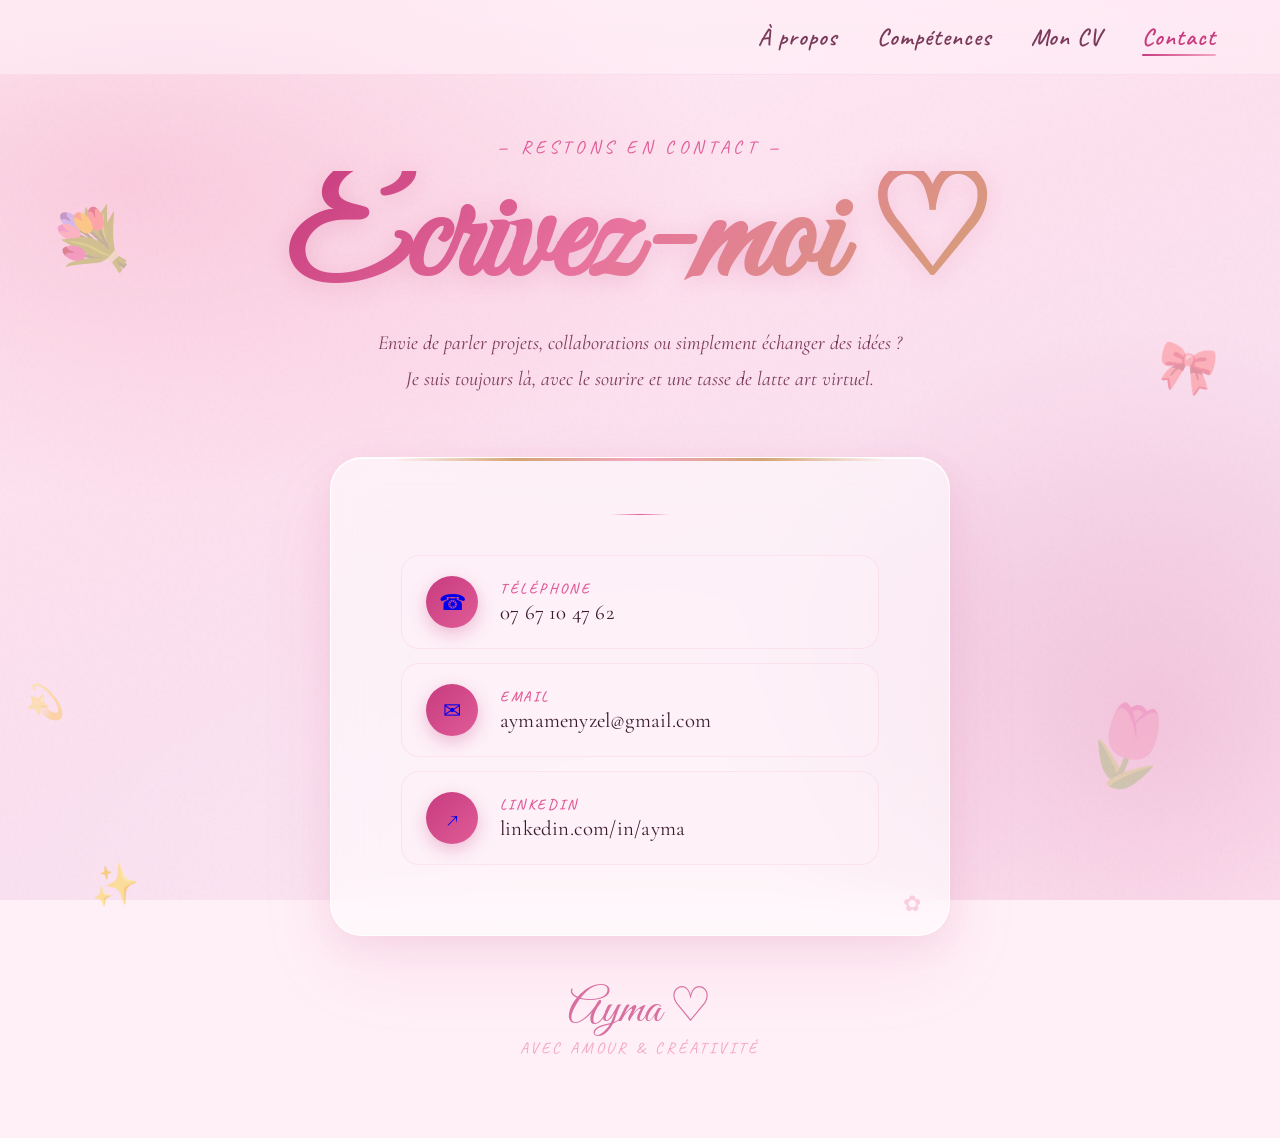
<file: contact.html>
<!DOCTYPE html>
<html lang="fr">

<head>
    <meta charset="UTF-8" />
    <meta name="viewport" content="width=device-width, initial-scale=1.0" />
    <title>Contact ♡ Ayma</title>
    <link rel="preconnect" href="https://fonts.googleapis.com">
    <link
        href="https://fonts.googleapis.com/css2?family=Cormorant+Garamond:ital,wght@0,300;0,400;1,300;1,400;1,600&family=Libre+Baskerville:ital@1&family=Caveat:wght@400;600&family=Great+Vibes&display=swap"
        rel="stylesheet">

    <style>
        /* ══ VARIABLES ══ */
        :root {
            --rose-deep: #c73b7e;
            --rose-mid: #e05c98;
            --rose-soft: #f4a7c3;
            --rose-pale: #fde8f2;
            --rose-blush: #fff0f7;
            --nude: #f9e8ee;
            --text-dark: #3a1a2c;
            --text-mid: #7a3a5a;
            --gold: #d4a574;
        }

        * {
            box-sizing: border-box;
            margin: 0;
            padding: 0;
        }

        /* ══ CURSEUR CŒUR ══ */
        body {
            cursor: url("data:image/svg+xml,%3Csvg xmlns='http://www.w3.org/2000/svg' width='24' height='24' viewBox='0 0 24 24'%3E%3Cpath fill='%23e05c98' d='M12 21.593c-5.63-5.539-11-10.297-11-14.402 0-3.791 3.068-5.191 5.281-5.191 1.312 0 4.151.501 5.719 4.457 1.59-3.968 4.464-4.447 5.726-4.447 2.54 0 5.274 1.621 5.274 5.181 0 4.069-5.136 8.625-11 14.402z'/%3E%3C/svg%3E") 12 12, auto;
            min-height: 100vh;
            font-family: 'Cormorant Garamond', serif;
            background: var(--rose-blush);
            overflow-x: hidden;
            position: relative;
        }

        /* ══ FOND MAILLAGE GRADIENT ══ */
        .bg-mesh {
            position: fixed;
            inset: 0;
            z-index: -2;
            background:
                radial-gradient(ellipse 80% 60% at 10% 20%, rgba(244, 167, 195, 0.45) 0%, transparent 60%),
                radial-gradient(ellipse 60% 80% at 90% 80%, rgba(199, 59, 126, 0.18) 0%, transparent 55%),
                radial-gradient(ellipse 70% 50% at 50% 100%, rgba(253, 232, 242, 0.9) 0%, transparent 70%),
                linear-gradient(160deg, #fff0f7 0%, #fde0ee 40%, #f9e0f0 70%, #ffe8f4 100%);
        }

        /* Grain texture overlay */
        .bg-mesh::after {
            content: '';
            position: fixed;
            inset: 0;
            background-image: url("data:image/svg+xml,%3Csvg viewBox='0 0 256 256' xmlns='http://www.w3.org/2000/svg'%3E%3Cfilter id='noise'%3E%3CfeTurbulence type='fractalNoise' baseFrequency='0.9' numOctaves='4' stitchTiles='stitch'/%3E%3C/filter%3E%3Crect width='100%25' height='100%25' filter='url(%23noise)' opacity='0.04'/%3E%3C/svg%3E");
            opacity: 0.5;
            pointer-events: none;
        }

        /* ══ PÉTALES FLOTTANTS ══ */
        .petals {
            position: fixed;
            inset: 0;
            z-index: -1;
            pointer-events: none;
            overflow: hidden;
        }

        .petal {
            position: absolute;
            top: -60px;
            font-size: 1.4rem;
            animation: fall linear infinite;
            opacity: 0;
            filter: blur(0.3px);
        }

        @keyframes fall {
            0% {
                transform: translateY(-60px) rotate(0deg) scale(0.8);
                opacity: 0;
            }

            10% {
                opacity: 0.7;
            }

            90% {
                opacity: 0.5;
            }

            100% {
                transform: translateY(110vh) rotate(540deg) scale(1.1);
                opacity: 0;
            }
        }

        /* Générer 14 pétales avec des positions/durées variées */
        .petal:nth-child(1) {
            left: 5%;
            animation-duration: 9s;
            animation-delay: 0s;
            font-size: 1rem;
        }

        .petal:nth-child(2) {
            left: 12%;
            animation-duration: 12s;
            animation-delay: 1.5s;
            font-size: 1.6rem;
        }

        .petal:nth-child(3) {
            left: 22%;
            animation-duration: 8s;
            animation-delay: 3s;
            font-size: 0.9rem;
        }

        .petal:nth-child(4) {
            left: 35%;
            animation-duration: 14s;
            animation-delay: 0.8s;
            font-size: 1.3rem;
        }

        .petal:nth-child(5) {
            left: 47%;
            animation-duration: 10s;
            animation-delay: 4s;
            font-size: 1rem;
        }

        .petal:nth-child(6) {
            left: 58%;
            animation-duration: 11s;
            animation-delay: 2s;
            font-size: 1.5rem;
        }

        .petal:nth-child(7) {
            left: 68%;
            animation-duration: 7s;
            animation-delay: 0.5s;
            font-size: 0.8rem;
        }

        .petal:nth-child(8) {
            left: 77%;
            animation-duration: 13s;
            animation-delay: 5s;
            font-size: 1.2rem;
        }

        .petal:nth-child(9) {
            left: 85%;
            animation-duration: 9s;
            animation-delay: 1s;
            font-size: 1.4rem;
        }

        .petal:nth-child(10) {
            left: 93%;
            animation-duration: 11s;
            animation-delay: 3.5s;
            font-size: 1rem;
        }

        .petal:nth-child(11) {
            left: 18%;
            animation-duration: 16s;
            animation-delay: 6s;
            font-size: 0.85rem;
        }

        .petal:nth-child(12) {
            left: 62%;
            animation-duration: 8s;
            animation-delay: 2.5s;
            font-size: 1.6rem;
        }

        .petal:nth-child(13) {
            left: 40%;
            animation-duration: 12s;
            animation-delay: 7s;
            font-size: 0.9rem;
        }

        .petal:nth-child(14) {
            left: 55%;
            animation-duration: 9s;
            animation-delay: 4.5s;
            font-size: 1.1rem;
        }

        /* ══ NAV ══ */
        .header {
            padding: 22px 5%;
            display: flex;
            justify-content: flex-end;
            position: sticky;
            top: 0;
            z-index: 200;
            background: rgba(255, 240, 247, 0.55);
            backdrop-filter: blur(14px);
            border-bottom: 1px solid rgba(244, 167, 195, 0.2);
        }

        .nav ul {
            display: flex;
            gap: 40px;
            list-style: none;
        }

        .nav a {
            color: var(--text-mid);
            text-decoration: none;
            font-family: 'Caveat', cursive;
            font-size: 1.5rem;
            font-weight: 600;
            letter-spacing: 0.04em;
            position: relative;
            transition: color 0.3s;
        }

        .nav a::after {
            content: '';
            position: absolute;
            bottom: -4px;
            left: 0;
            width: 0;
            height: 2px;
            background: linear-gradient(90deg, var(--rose-deep), var(--rose-soft));
            border-radius: 2px;
            transition: width 0.35s ease;
        }

        .nav a:hover,
        .nav a.active {
            color: var(--rose-deep);
        }

        .nav a:hover::after,
        .nav a.active::after {
            width: 100%;
        }

        /* ══ CONTAINER PRINCIPAL ══ */
        .contact-container {
            min-height: calc(100vh - 70px);
            display: flex;
            flex-direction: column;
            align-items: center;
            justify-content: center;
            padding: 60px 5% 80px;
            position: relative;
        }

        /* ══ TITRE PRINCIPAL ══ */
        .contact-eyebrow {
            font-family: 'Caveat', cursive;
            font-size: 1.15rem;
            color: var(--rose-mid);
            letter-spacing: 0.25em;
            text-transform: uppercase;
            margin-bottom: 12px;
            opacity: 0;
            animation: fadeUp 0.8s ease 0.2s forwards;
        }

        .contact-title {
            font-family: 'Great Vibes', cursive;
            font-size: clamp(5rem, 12vw, 9rem);
            background: linear-gradient(135deg, var(--rose-deep) 0%, #e8739e 45%, var(--gold) 100%);
            -webkit-background-clip: text;
            -webkit-text-fill-color: transparent;
            background-clip: text;
            line-height: 1;
            margin-bottom: 10px;
            filter: drop-shadow(0 4px 12px rgba(199, 59, 126, 0.2));
            opacity: 0;
            animation: fadeUp 0.9s ease 0.35s forwards;
        }

        .contact-subtitle {
            font-family: 'Cormorant Garamond', serif;
            font-style: italic;
            font-size: 1.25rem;
            color: var(--text-mid);
            max-width: 540px;
            text-align: center;
            line-height: 1.8;
            margin-bottom: 60px;
            opacity: 0;
            animation: fadeUp 0.9s ease 0.5s forwards;
        }

        /* ══ CARTE CONTACT — LETTRE GLAMOUR ══ */
        .contact-card {
            position: relative;
            background: rgba(255, 255, 255, 0.55);
            backdrop-filter: blur(20px);
            -webkit-backdrop-filter: blur(20px);
            border: 1px solid rgba(255, 255, 255, 0.9);
            border-radius: 32px;
            padding: 56px 70px;
            max-width: 620px;
            width: 100%;
            box-shadow:
                0 8px 32px rgba(199, 59, 126, 0.1),
                0 32px 80px rgba(199, 59, 126, 0.08),
                inset 0 1px 0 rgba(255, 255, 255, 0.95);
            opacity: 0;
            animation: fadeUp 1s ease 0.65s forwards;
        }

        /* Ligne dorée décorative en haut */
        .contact-card::before {
            content: '';
            position: absolute;
            top: 0;
            left: 10%;
            right: 10%;
            height: 3px;
            background: linear-gradient(90deg, transparent, var(--gold), var(--rose-soft), var(--gold), transparent);
            border-radius: 0 0 4px 4px;
        }

        /* Petit motif floral coin */
        .contact-card::after {
            content: '✿';
            position: absolute;
            bottom: 20px;
            right: 28px;
            font-size: 1.4rem;
            color: var(--rose-soft);
            opacity: 0.5;
            line-height: 1;
        }

        /* Séparateur élégant */
        .card-divider {
            width: 60px;
            height: 1px;
            background: linear-gradient(90deg, transparent, var(--rose-mid), transparent);
            margin: 0 auto 40px;
        }

        /* ══ LIGNES DE CONTACT ══ */
        .contact-item {
            display: flex;
            align-items: center;
            gap: 22px;
            padding: 20px 24px;
            border-radius: 18px;
            margin-bottom: 14px;
            text-decoration: none;
            position: relative;
            overflow: hidden;
            transition: transform 0.3s ease, box-shadow 0.3s ease;
            background: rgba(255, 240, 247, 0.4);
            border: 1px solid rgba(244, 167, 195, 0.2);
            cursor: pointer;
        }

        .contact-item::before {
            content: '';
            position: absolute;
            inset: 0;
            background: linear-gradient(120deg, rgba(255, 240, 247, 0.7), rgba(244, 167, 195, 0.15));
            opacity: 0;
            transition: opacity 0.35s ease;
            border-radius: 18px;
        }

        .contact-item:hover {
            transform: translateX(6px) scale(1.01);
            box-shadow: 0 8px 30px rgba(199, 59, 126, 0.15);
            border-color: rgba(244, 167, 195, 0.5);
        }

        .contact-item:hover::before {
            opacity: 1;
        }

        /* Icône bulle */
        .item-icon {
            width: 52px;
            height: 52px;
            border-radius: 50%;
            background: linear-gradient(135deg, var(--rose-deep), var(--rose-mid));
            display: flex;
            align-items: center;
            justify-content: center;
            font-size: 1.4rem;
            flex-shrink: 0;
            box-shadow: 0 6px 18px rgba(199, 59, 126, 0.3);
            transition: transform 0.3s ease, box-shadow 0.3s ease;
            position: relative;
            z-index: 1;
        }

        .contact-item:hover .item-icon {
            transform: rotate(-8deg) scale(1.1);
            box-shadow: 0 10px 28px rgba(199, 59, 126, 0.4);
        }

        .item-content {
            flex: 1;
            position: relative;
            z-index: 1;
        }

        .item-label {
            font-family: 'Caveat', cursive;
            font-size: 0.9rem;
            letter-spacing: 0.18em;
            text-transform: uppercase;
            color: var(--rose-mid);
            display: block;
            margin-bottom: 3px;
            font-weight: 600;
        }

        .item-value {
            font-family: 'Cormorant Garamond', serif;
            font-size: 1.3rem;
            color: var(--text-dark);
            font-weight: 400;
            letter-spacing: 0.01em;
        }

        /* Flèche discrète */
        .item-arrow {
            color: var(--rose-soft);
            font-size: 1.2rem;
            opacity: 0;
            transform: translateX(-8px);
            transition: opacity 0.3s, transform 0.3s;
            position: relative;
            z-index: 1;
        }

        .contact-item:hover .item-arrow {
            opacity: 1;
            transform: translateX(0);
        }

        /* ══ SIGNATURE BAS DE PAGE ══ */
        .contact-sign {
            margin-top: 50px;
            text-align: center;
            opacity: 0;
            animation: fadeUp 1s ease 1s forwards;
        }

        .sign-text {
            font-family: 'Great Vibes', cursive;
            font-size: 3rem;
            color: var(--rose-deep);
            opacity: 0.7;
            line-height: 1;
        }

        .sign-detail {
            font-family: 'Caveat', cursive;
            font-size: 1rem;
            color: var(--rose-soft);
            letter-spacing: 0.18em;
            text-transform: uppercase;
            margin-top: 4px;
        }

        /* ══ DÉCORS FLOTTANTS ══ */
        .deco {
            position: absolute;
            pointer-events: none;
            opacity: 0;
            animation: floatDeco ease-in-out infinite;
        }

        @keyframes floatDeco {

            0%,
            100% {
                transform: translateY(0) rotate(var(--r, 0deg));
                opacity: var(--op, 0.5);
            }

            50% {
                transform: translateY(-14px) rotate(calc(var(--r, 0deg) + 8deg));
                opacity: calc(var(--op, 0.5) * 0.8);
            }
        }

        .deco-1 {
            top: 18%;
            left: 4%;
            font-size: 4rem;
            --r: -15deg;
            --op: 0.4;
            animation-duration: 6s;
            animation-delay: 0s;
            animation-fill-mode: forwards;
        }

        .deco-2 {
            top: 30%;
            right: 5%;
            font-size: 3rem;
            --r: 12deg;
            --op: 0.35;
            animation-duration: 7.5s;
            animation-delay: 1s;
            animation-fill-mode: forwards;
        }

        .deco-3 {
            bottom: 20%;
            left: 7%;
            font-size: 2.5rem;
            --r: -8deg;
            --op: 0.45;
            animation-duration: 8s;
            animation-delay: 2s;
            animation-fill-mode: forwards;
        }

        .deco-4 {
            bottom: 30%;
            right: 8%;
            font-size: 5rem;
            --r: 20deg;
            --op: 0.3;
            animation-duration: 5.5s;
            animation-delay: 0.5s;
            animation-fill-mode: forwards;
        }

        .deco-5 {
            top: 60%;
            left: 2%;
            font-size: 2rem;
            --r: 5deg;
            --op: 0.3;
            animation-duration: 9s;
            animation-delay: 3s;
            animation-fill-mode: forwards;
        }

        /* ══ ANIMATIONS ENTRÉE ══ */
        @keyframes fadeUp {
            from {
                opacity: 0;
                transform: translateY(28px);
            }

            to {
                opacity: 1;
                transform: translateY(0);
            }
        }

        /* ══ RESPONSIVE ══ */
        @media (max-width: 640px) {
            .contact-card {
                padding: 38px 28px;
            }

            .nav ul {
                gap: 20px;
            }

            .nav a {
                font-size: 1.2rem;
            }

            .deco {
                display: none;
            }
        }
    </style>
</head>

<body>

    <!-- Fond dégradé -->
    <div class="bg-mesh"></div>

    <!-- Pétales flottants -->
    <div class="petals" aria-hidden="true">
        <span class="petal">🌸</span>
        <span class="petal">💗</span>
        <span class="petal">🌸</span>
        <span class="petal">✿</span>
        <span class="petal">💗</span>
        <span class="petal">🌸</span>
        <span class="petal">💮</span>
        <span class="petal">💗</span>
        <span class="petal">🌸</span>
        <span class="petal">✿</span>
        <span class="petal">💗</span>
        <span class="petal">🌸</span>
        <span class="petal">💮</span>
        <span class="petal">💗</span>
    </div>

    <!-- Décors latéraux -->
    <div class="deco deco-1" aria-hidden="true">💐</div>
    <div class="deco deco-2" aria-hidden="true">🎀</div>
    <div class="deco deco-3" aria-hidden="true">✨</div>
    <div class="deco deco-4" aria-hidden="true">🌷</div>
    <div class="deco deco-5" aria-hidden="true">💫</div>

    <!-- Navigation -->
    <header class="header">
        <nav class="nav">
            <ul>
                <li><a href="index.html">À propos</a></li>
                <li><a href="competences.html">Compétences</a></li>
                <li><a href="cv.html">Mon CV</a></li>
                <li><a href="contact.html" class="active">Contact</a></li>
            </ul>
        </nav>
    </header>

    <!-- Contenu -->
    <div class="contact-container">

        <p class="contact-eyebrow">— Restons en contact —</p>

        <h1 class="contact-title">Écrivez-moi ♡</h1>

        <p class="contact-subtitle">
            Envie de parler projets, collaborations ou simplement échanger des idées ?<br>
            Je suis toujours là, avec le sourire et une tasse de latte art virtuel.
        </p>

        <!-- Carte principale -->
        <div class="contact-card">
            <div class="card-divider"></div>

            <!-- Téléphone -->
            <a href="tel:0767104762" class="contact-item">
                <div class="item-icon">☎</div>
                <div class="item-content">
                    <span class="item-label">Téléphone</span>
                    <span class="item-value">07 67 10 47 62</span>
                </div>
                <span class="item-arrow">→</span>
            </a>

            <!-- Email -->
            <a href="mailto:aymamenyzel@gmail.com" class="contact-item">
                <div class="item-icon">✉</div>
                <div class="item-content">
                    <span class="item-label">Email</span>
                    <span class="item-value">aymamenyzel@gmail.com</span>
                </div>
                <span class="item-arrow">→</span>
            </a>

            <!-- LinkedIn -->
            <a href="https://www.linkedin.com/in/ayma-l8a92339" target="_blank" rel="noopener" class="contact-item">
                <div class="item-icon">↗</div>
                <div class="item-content">
                    <span class="item-label">LinkedIn</span>
                    <span class="item-value">linkedin.com/in/ayma</span>
                </div>
                <span class="item-arrow">→</span>
            </a>

        </div>

        <!-- Signature -->
        <div class="contact-sign">
            <div class="sign-text">Ayma ♡</div>
            <div class="sign-detail">avec amour &amp; créativité</div>
        </div>

    </div>

    <script>
        // Activer les décos flottantes après chargement
        document.querySelectorAll('.deco').forEach((el, i) => {
            setTimeout(() => { el.style.opacity = ''; }, 800 + i * 150);
        });

        // Effet ripple rose au clic sur les items
        document.querySelectorAll('.contact-item').forEach(item => {
            item.addEventListener('click', function (e) {
                const ripple = document.createElement('span');
                const rect = this.getBoundingClientRect();
                const size = Math.max(rect.width, rect.height) * 2;
                ripple.style.cssText = `
                    position:absolute; border-radius:50%;
                    width:${size}px; height:${size}px;
                    left:${e.clientX - rect.left - size / 2}px;
                    top:${e.clientY - rect.top - size / 2}px;
                    background:rgba(244,167,195,0.3);
                    transform:scale(0); pointer-events:none;
                    animation:ripple 0.55s ease-out forwards;
                `;
                this.appendChild(ripple);
                setTimeout(() => ripple.remove(), 600);
            });
        });

        // Injecter keyframe ripple
        const style = document.createElement('style');
        style.textContent = `@keyframes ripple { to { transform:scale(1); opacity:0; } }`;
        document.head.appendChild(style);
    </script>

</body>

</html>
</file>
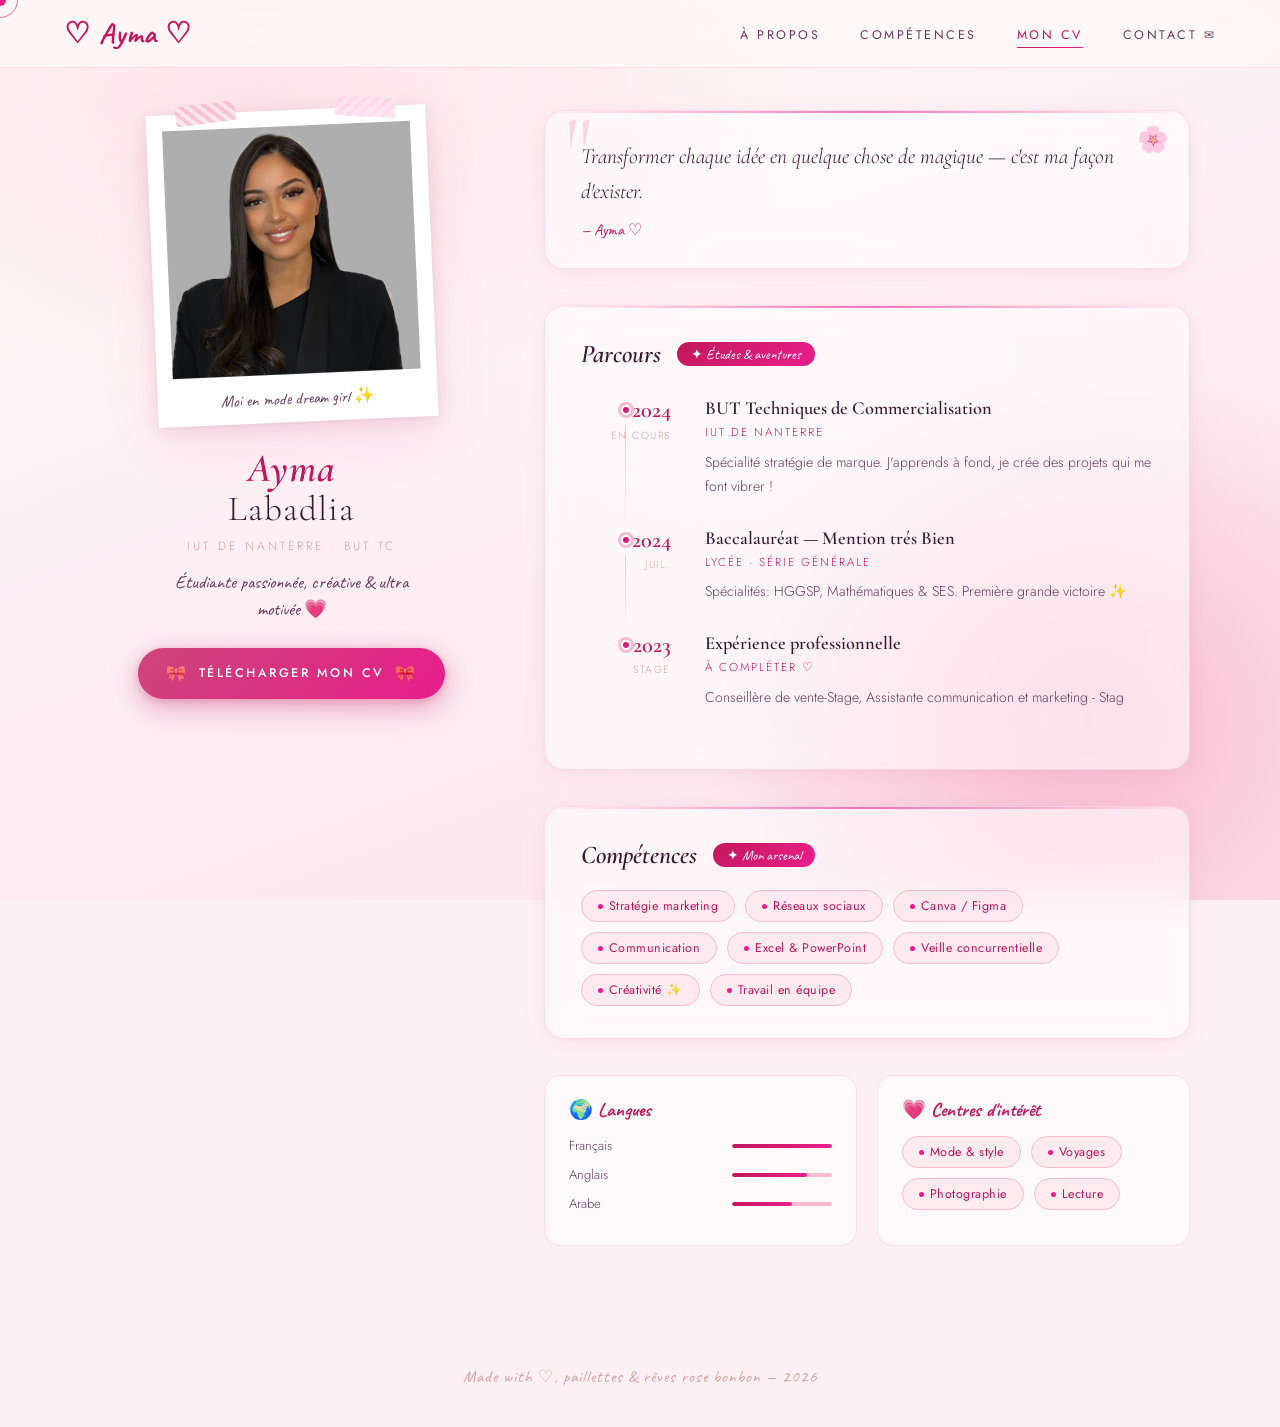
<file: cv.html>
<!DOCTYPE html>
<html lang="fr">

<head>
    <meta charset="UTF-8" />
    <meta name="viewport" content="width=device-width, initial-scale=1.0" />
    <title>Mon CV ♡ Ayma</title>
    <link rel="preconnect" href="https://fonts.googleapis.com">
    <link rel="preconnect" href="https://fonts.gstatic.com" crossorigin>
    <link
        href="https://fonts.googleapis.com/css2?family=Cormorant+Garamond:ital,wght@0,300;0,400;0,600;1,300;1,400&family=Caveat:wght@400;600;700&family=Jost:wght@200;300;400;500&display=swap"
        rel="stylesheet">

    <style>
        :root {
            --rose-deep: #c2185b;
            --rose-mid: #e91e8c;
            --blush: #fce4ec;
            --petal: #f8bbd0;
            --nude: #fdf0f5;
            --cream: #fffaf8;
            --gold: #d4a0a0;
            --gold-bright: #f4c2c2;
            --ink: #3a1a2e;
            --ink-soft: #6b3a5a;
            --glass: rgba(255, 255, 255, 0.55);
            --glass-border: rgba(255, 180, 200, 0.4);
        }

        *,
        *::before,
        *::after {
            box-sizing: border-box;
            margin: 0;
            padding: 0;
        }

        html {
            scroll-behavior: smooth;
        }

        body {
            font-family: 'Jost', sans-serif;
            font-weight: 300;
            background: var(--nude);
            color: var(--ink);
            min-height: 100vh;
            overflow-x: hidden;
            cursor: none;
        }

        /* ── CUSTOM CURSOR ── */
        .cursor {
            position: fixed;
            width: 12px;
            height: 12px;
            background: var(--rose-mid);
            border-radius: 50%;
            pointer-events: none;
            z-index: 9999;
            transform: translate(-50%, -50%);
            transition: transform 0.1s ease, background 0.3s;
            mix-blend-mode: multiply;
        }

        .cursor-ring {
            position: fixed;
            width: 36px;
            height: 36px;
            border: 1.5px solid var(--rose-deep);
            border-radius: 50%;
            pointer-events: none;
            z-index: 9998;
            transform: translate(-50%, -50%);
            transition: transform 0.18s ease, width 0.3s, height 0.3s;
            opacity: 0.6;
        }

        /* ── ANIMATED BACKGROUND ── */
        .bg-canvas {
            position: fixed;
            inset: 0;
            z-index: 0;
            background:
                radial-gradient(ellipse 80% 60% at 20% 10%, #fce4ec 0%, transparent 55%),
                radial-gradient(ellipse 60% 80% at 85% 80%, #f8bbd0 0%, transparent 50%),
                radial-gradient(ellipse 50% 50% at 60% 40%, #fff0f5 0%, transparent 60%),
                linear-gradient(160deg, #fffaf8 0%, #fdf0f5 40%, #fce4ec 100%);
        }

        .petal-rain {
            position: fixed;
            inset: 0;
            pointer-events: none;
            z-index: 1;
            overflow: hidden;
        }

        .petal {
            position: absolute;
            top: -40px;
            font-size: clamp(10px, 1.5vw, 18px);
            opacity: 0;
            animation: petalFall linear infinite;
            will-change: transform, opacity;
        }

        @keyframes petalFall {
            0% {
                transform: translateY(-40px) rotate(0deg) translateX(0);
                opacity: 0;
            }

            5% {
                opacity: 0.7;
            }

            90% {
                opacity: 0.5;
            }

            100% {
                transform: translateY(110vh) rotate(720deg) translateX(60px);
                opacity: 0;
            }
        }

        /* ── FLOATING SPARKLES ── */
        .sparkle-field {
            position: fixed;
            inset: 0;
            pointer-events: none;
            z-index: 2;
        }

        .sparkle {
            position: absolute;
            width: 5px;
            height: 5px;
            background: #fff;
            border-radius: 50%;
            box-shadow: 0 0 6px 2px rgba(255, 182, 193, 0.9);
            animation: twinkle ease-in-out infinite;
            opacity: 0;
        }

        @keyframes twinkle {

            0%,
            100% {
                opacity: 0;
                transform: scale(0.5);
            }

            50% {
                opacity: 1;
                transform: scale(1.4);
            }
        }

        /* ── HEADER / NAV ── */
        header {
            position: fixed;
            top: 0;
            left: 0;
            right: 0;
            z-index: 100;
            padding: 0 5vw;
            height: 68px;
            display: flex;
            align-items: center;
            justify-content: space-between;
            background: rgba(255, 250, 248, 0.72);
            backdrop-filter: blur(18px) saturate(160%);
            -webkit-backdrop-filter: blur(18px) saturate(160%);
            border-bottom: 1px solid var(--glass-border);
        }

        .logo {
            font-family: 'Caveat', cursive;
            font-size: 1.8rem;
            font-weight: 700;
            color: var(--rose-deep);
            letter-spacing: 1px;
            animation: logoFloat 4s ease-in-out infinite;
        }

        @keyframes logoFloat {

            0%,
            100% {
                transform: translateY(0);
            }

            50% {
                transform: translateY(-3px);
            }
        }

        nav ul {
            list-style: none;
            display: flex;
            gap: 2.5rem;
        }

        nav ul li a {
            font-family: 'Jost', sans-serif;
            font-size: 0.78rem;
            font-weight: 400;
            text-transform: uppercase;
            letter-spacing: 2.5px;
            color: var(--ink-soft);
            text-decoration: none;
            position: relative;
            padding-bottom: 4px;
            transition: color 0.3s;
        }

        nav ul li a::after {
            content: '';
            position: absolute;
            bottom: 0;
            left: 0;
            width: 0;
            height: 1.5px;
            background: linear-gradient(90deg, var(--rose-deep), var(--rose-mid));
            border-radius: 2px;
            transition: width 0.3s ease;
        }

        nav ul li a:hover,
        nav ul li a.active {
            color: var(--rose-deep);
        }

        nav ul li a:hover::after,
        nav ul li a.active::after {
            width: 100%;
        }

        /* ── MAIN ── */
        main {
            position: relative;
            z-index: 10;
            padding: 110px 5vw 80px;
            min-height: 100vh;
            display: flex;
            flex-direction: column;
            align-items: center;
            gap: 60px;
        }

        /* ── HERO SECTION ── */
        .hero {
            display: grid;
            grid-template-columns: 1fr 1.6fr;
            gap: 50px;
            max-width: 1100px;
            width: 100%;
            align-items: start;
        }

        /* ── PROFILE CARD ── */
        .profile-card {
            position: sticky;
            top: 90px;
            display: flex;
            flex-direction: column;
            align-items: center;
            gap: 24px;
            animation: cardFloat 6s ease-in-out infinite;
        }

        @keyframes cardFloat {

            0%,
            100% {
                transform: translateY(0) rotate(-0.5deg);
            }

            50% {
                transform: translateY(-8px) rotate(0.5deg);
            }
        }

        .polaroid-frame {
            background: #fff;
            padding: 16px 16px 48px;
            box-shadow:
                0 4px 20px rgba(194, 24, 91, 0.12),
                0 1px 4px rgba(0, 0, 0, 0.06),
                0 20px 60px rgba(194, 24, 91, 0.08);
            transform: rotate(-2.5deg);
            transition: transform 0.4s ease, box-shadow 0.4s;
            position: relative;
            max-width: 280px;
            width: 100%;
        }

        .polaroid-frame:hover {
            transform: rotate(0deg) scale(1.02);
            box-shadow: 0 16px 50px rgba(194, 24, 91, 0.2), 0 4px 12px rgba(0, 0, 0, 0.08);
        }

        .polaroid-frame img {
            width: 100%;
            aspect-ratio: 1 / 1;
            object-fit: cover;
            display: block;
            filter: saturate(1.05) contrast(1.02);
        }

        .polaroid-img-placeholder {
            width: 100%;
            aspect-ratio: 1/1;
            background: linear-gradient(135deg, #fce4ec, #f8bbd0, #fce4ec);
            display: flex;
            align-items: center;
            justify-content: center;
            font-size: 4rem;
        }

        .polaroid-caption {
            position: absolute;
            bottom: 0;
            left: 0;
            right: 0;
            height: 48px;
            display: flex;
            align-items: center;
            justify-content: center;
            font-family: 'Caveat', cursive;
            font-size: 1.05rem;
            color: var(--ink-soft);
        }

        /* Washi tape decoration */
        .tape {
            position: absolute;
            width: 60px;
            height: 20px;
            border-radius: 3px;
            opacity: 0.85;
        }

        .tape-tl {
            top: -10px;
            left: 30px;
            background: repeating-linear-gradient(45deg, #f8bbd0, #f8bbd0 4px, #fce4ec 4px, #fce4ec 8px);
            transform: rotate(-5deg);
        }

        .tape-tr {
            top: -10px;
            right: 30px;
            background: repeating-linear-gradient(-45deg, #ffd6e7, #ffd6e7 4px, #ffe4f0 4px, #ffe4f0 8px);
            transform: rotate(5deg);
        }

        /* Profile info block */
        .profile-info {
            text-align: center;
        }

        .profile-name {
            font-family: 'Cormorant Garamond', serif;
            font-size: 2.2rem;
            font-weight: 300;
            color: var(--ink);
            letter-spacing: 1px;
            line-height: 1.1;
        }

        .profile-name span {
            display: block;
            font-style: italic;
            color: var(--rose-deep);
            font-weight: 600;
            font-size: 2.5rem;
        }

        .profile-subtitle {
            font-size: 0.75rem;
            text-transform: uppercase;
            letter-spacing: 3px;
            color: var(--gold);
            margin: 8px 0 14px;
        }

        .profile-tagline {
            font-family: 'Caveat', cursive;
            font-size: 1.15rem;
            color: var(--ink-soft);
            line-height: 1.5;
            max-width: 240px;
            margin: 0 auto;
        }

        /* Download button */
        .btn-download {
            display: inline-flex;
            align-items: center;
            gap: 10px;
            padding: 14px 28px;
            background: linear-gradient(135deg, var(--rose-deep) 0%, #e91e8c 100%);
            color: #fff;
            font-family: 'Jost', sans-serif;
            font-size: 0.78rem;
            font-weight: 500;
            text-transform: uppercase;
            letter-spacing: 2.5px;
            text-decoration: none;
            border-radius: 60px;
            box-shadow: 0 8px 28px rgba(194, 24, 91, 0.35), 0 2px 8px rgba(194, 24, 91, 0.2);
            transition: transform 0.3s ease, box-shadow 0.3s ease;
            position: relative;
            overflow: hidden;
        }

        .btn-download::before {
            content: '';
            position: absolute;
            inset: 0;
            background: linear-gradient(135deg, rgba(255, 255, 255, 0.2), transparent);
            border-radius: inherit;
        }

        .btn-download:hover {
            transform: translateY(-3px) scale(1.02);
            box-shadow: 0 16px 40px rgba(194, 24, 91, 0.4), 0 4px 12px rgba(194, 24, 91, 0.25);
        }

        .btn-download .bow {
            font-size: 1rem;
        }

        /* ── CONTENT SIDE ── */
        .content-side {
            display: flex;
            flex-direction: column;
            gap: 36px;
        }

        /* Section header with ribbon */
        .section-title {
            display: flex;
            align-items: center;
            gap: 16px;
            margin-bottom: 4px;
        }

        .section-title h2 {
            font-family: 'Cormorant Garamond', serif;
            font-size: 1.6rem;
            font-weight: 600;
            color: var(--ink);
            font-style: italic;
        }

        .section-title .ribbon-tag {
            font-family: 'Caveat', cursive;
            font-size: 0.9rem;
            color: #fff;
            background: linear-gradient(135deg, var(--rose-deep), var(--rose-mid));
            padding: 3px 14px;
            border-radius: 30px;
            white-space: nowrap;
        }

        /* Glass card */
        .glass-card {
            background: var(--glass);
            backdrop-filter: blur(16px);
            -webkit-backdrop-filter: blur(16px);
            border: 1px solid var(--glass-border);
            border-radius: 20px;
            padding: 32px 36px;
            box-shadow: 0 4px 24px rgba(194, 24, 91, 0.06), 0 1px 4px rgba(0, 0, 0, 0.04);
            position: relative;
            overflow: hidden;
            transition: transform 0.4s ease, box-shadow 0.4s;
        }

        .glass-card::before {
            content: '';
            position: absolute;
            top: 0;
            left: 0;
            right: 0;
            height: 2px;
            background: linear-gradient(90deg, transparent, var(--rose-mid), transparent);
            opacity: 0.6;
        }

        .glass-card:hover {
            transform: translateY(-4px);
            box-shadow: 0 16px 40px rgba(194, 24, 91, 0.1), 0 4px 12px rgba(0, 0, 0, 0.06);
        }

        /* Timeline entries */
        .timeline {
            display: flex;
            flex-direction: column;
            gap: 0;
        }

        .timeline-entry {
            display: grid;
            grid-template-columns: 90px 1fr;
            gap: 24px;
            position: relative;
            padding-bottom: 28px;
        }

        .timeline-entry:not(:last-child)::after {
            content: '';
            position: absolute;
            left: 44px;
            top: 28px;
            bottom: 0;
            width: 1px;
            background: linear-gradient(180deg, var(--petal) 0%, transparent 100%);
        }

        .timeline-date {
            text-align: right;
            padding-top: 2px;
        }

        .timeline-date .year {
            font-family: 'Cormorant Garamond', serif;
            font-size: 1.4rem;
            font-weight: 600;
            color: var(--rose-deep);
            display: block;
            line-height: 1;
        }

        .timeline-date .period {
            font-size: 0.65rem;
            text-transform: uppercase;
            letter-spacing: 1.5px;
            color: var(--gold);
        }

        .timeline-dot {
            position: absolute;
            left: 40px;
            top: 8px;
            width: 10px;
            height: 10px;
            background: linear-gradient(135deg, var(--rose-deep), var(--rose-mid));
            border-radius: 50%;
            border: 2px solid #fff;
            box-shadow: 0 0 0 3px var(--petal);
        }

        .timeline-body {
            padding-left: 10px;
        }

        .timeline-body h3 {
            font-family: 'Cormorant Garamond', serif;
            font-size: 1.15rem;
            font-weight: 600;
            color: var(--ink);
            margin-bottom: 4px;
        }

        .timeline-body .place {
            font-size: 0.72rem;
            text-transform: uppercase;
            letter-spacing: 2px;
            color: var(--rose-deep);
            margin-bottom: 8px;
        }

        .timeline-body p {
            font-size: 0.88rem;
            color: var(--ink-soft);
            line-height: 1.7;
        }

        /* Skill pills */
        .skills-grid {
            display: flex;
            flex-wrap: wrap;
            gap: 10px;
            margin-top: 8px;
        }

        .skill-pill {
            display: inline-flex;
            align-items: center;
            gap: 6px;
            padding: 6px 16px;
            background: rgba(252, 228, 236, 0.7);
            border: 1px solid var(--petal);
            border-radius: 30px;
            font-size: 0.78rem;
            color: var(--rose-deep);
            font-weight: 400;
            letter-spacing: 0.5px;
            transition: background 0.3s, transform 0.3s;
            cursor: default;
        }

        .skill-pill:hover {
            background: var(--petal);
            transform: translateY(-2px);
        }

        .skill-pill .dot {
            width: 5px;
            height: 5px;
            background: var(--rose-mid);
            border-radius: 50%;
        }

        /* Decorative sticker elements */
        .sticker {
            position: absolute;
            font-size: 1.6rem;
            opacity: 0.8;
            animation: stickerBob 3s ease-in-out infinite;
            pointer-events: none;
        }

        @keyframes stickerBob {

            0%,
            100% {
                transform: rotate(-5deg) scale(1);
            }

            50% {
                transform: rotate(5deg) scale(1.1);
            }
        }

        /* Cute quote block */
        .quote-block {
            position: relative;
            padding: 28px 36px;
        }

        .quote-block blockquote {
            font-family: 'Cormorant Garamond', serif;
            font-size: 1.35rem;
            font-style: italic;
            font-weight: 300;
            color: var(--ink);
            line-height: 1.6;
        }

        .quote-block .quote-author {
            font-family: 'Caveat', cursive;
            color: var(--rose-deep);
            font-size: 1rem;
            margin-top: 12px;
            display: block;
        }

        .quote-mark {
            font-family: 'Cormorant Garamond', serif;
            font-size: 6rem;
            color: var(--petal);
            line-height: 0;
            position: absolute;
            top: 40px;
            left: 20px;
            opacity: 0.6;
        }

        /* Langue & soft skills row */
        .two-col {
            display: grid;
            grid-template-columns: 1fr 1fr;
            gap: 20px;
        }

        .mini-card {
            background: rgba(255, 255, 255, 0.6);
            border: 1px solid var(--glass-border);
            border-radius: 16px;
            padding: 22px 24px;
            transition: transform 0.3s, box-shadow 0.3s;
        }

        .mini-card:hover {
            transform: translateY(-3px);
            box-shadow: 0 8px 24px rgba(194, 24, 91, 0.08);
        }

        .mini-card h3 {
            font-family: 'Caveat', cursive;
            font-size: 1.2rem;
            color: var(--rose-deep);
            margin-bottom: 14px;
        }

        .lang-item {
            display: flex;
            justify-content: space-between;
            align-items: center;
            margin-bottom: 10px;
        }

        .lang-item .lang-name {
            font-size: 0.82rem;
            color: var(--ink-soft);
        }

        .lang-bar {
            height: 4px;
            width: 100px;
            background: var(--petal);
            border-radius: 4px;
            overflow: hidden;
        }

        .lang-bar-fill {
            height: 100%;
            background: linear-gradient(90deg, var(--rose-deep), var(--rose-mid));
            border-radius: 4px;
            animation: barGrow 1.5s ease forwards;
            transform-origin: left;
        }

        @keyframes barGrow {
            from {
                transform: scaleX(0);
            }

            to {
                transform: scaleX(1);
            }
        }

        /* ── FOOTER ── */
        footer {
            position: relative;
            z-index: 10;
            text-align: center;
            padding: 40px 20px;
            font-family: 'Caveat', cursive;
            font-size: 1.05rem;
            color: var(--gold);
            letter-spacing: 1px;
        }

        /* ── ENTRANCE ANIMATIONS ── */
        .fade-up {
            opacity: 0;
            transform: translateY(30px);
            animation: fadeUp 0.7s ease forwards;
        }

        @keyframes fadeUp {
            to {
                opacity: 1;
                transform: translateY(0);
            }
        }

        .delay-1 {
            animation-delay: 0.1s;
        }

        .delay-2 {
            animation-delay: 0.25s;
        }

        .delay-3 {
            animation-delay: 0.4s;
        }

        .delay-4 {
            animation-delay: 0.55s;
        }

        .delay-5 {
            animation-delay: 0.7s;
        }

        /* ── SCROLL REVEAL ── */
        .reveal {
            opacity: 0;
            transform: translateY(40px);
            transition: opacity 0.7s ease, transform 0.7s ease;
        }

        .reveal.visible {
            opacity: 1;
            transform: translateY(0);
        }

        /* ── RESPONSIVE ── */
        @media (max-width: 768px) {
            .hero {
                grid-template-columns: 1fr;
            }

            .profile-card {
                position: static;
            }

            .two-col {
                grid-template-columns: 1fr;
            }

            nav ul {
                gap: 1.2rem;
            }

            nav ul li a {
                font-size: 0.68rem;
                letter-spacing: 1.5px;
            }
        }
    </style>
</head>

<body>

    <!-- Custom cursor -->
    <div class="cursor" id="cursor"></div>
    <div class="cursor-ring" id="cursorRing"></div>

    <!-- Background layers -->
    <div class="bg-canvas"></div>

    <!-- Petal rain -->
    <div class="petal-rain" id="petalRain"></div>

    <!-- Sparkle field -->
    <div class="sparkle-field" id="sparkleField"></div>

    <!-- Header -->
    <header>
        <div class="logo">♡ Ayma ♡</div>
        <nav>
            <ul>
                <li><a href="index.html">À propos</a></li>
                <li><a href="competences.html">Compétences</a></li>
                <li><a href="cv.html" class="active">Mon CV</a></li>
                <li><a href="contact.html">Contact ✉</a></li>
            </ul>
        </nav>
    </header>

    <main>

        <div class="hero">

            <!-- LEFT: Profile -->
            <div class="profile-card fade-up delay-1">

                <div class="polaroid-frame">
                    <div class="tape tape-tl"></div>
                    <div class="tape tape-tr"></div>
                    <img src="vidéo/Copie de Personal Brand Portfolio Website in Fuchsia Cream Classy Calligraphy Style.png"
                        alt="Ayma" />
                    <div class="polaroid-caption">Moi en mode dream girl ✨</div>
                </div>

                <div class="profile-info">
                    <h1 class="profile-name">
                        <span>Ayma</span>
                        Labadlia
                    </h1>
                    <p class="profile-subtitle">IUT de Nanterre · BUT TC</p>
                    <p class="profile-tagline">Étudiante passionnée, créative & ultra motivée 💗</p>
                </div>

                <a href="Cv Ayma .pdf" target="_blank" class="btn-download" download>
                    <span class="bow">🎀</span>
                    Télécharger mon CV
                    <span class="bow">🎀</span>
                </a>

            </div>

            <!-- RIGHT: Content -->
            <div class="content-side">

                <!-- Quote -->
                <div class="glass-card quote-block fade-up delay-2 reveal">
                    <span class="quote-mark">"</span>
                    <blockquote>Transformer chaque idée en quelque chose de magique — c'est ma façon d'exister.
                    </blockquote>
                    <span class="quote-author">— Ayma ♡</span>
                    <div class="sticker" style="top:10px; right:20px; animation-delay:0.5s;">🌸</div>
                </div>

                <!-- Formation & expériences -->
                <div class="glass-card fade-up delay-3 reveal">
                    <div class="section-title">
                        <h2>Parcours</h2>
                        <span class="ribbon-tag">✦ Études & aventures</span>
                    </div>

                    <div class="timeline" style="margin-top: 28px;">

                        <div class="timeline-entry">
                            <div class="timeline-date">
                                <span class="year">2024</span>
                                <span class="period">En cours</span>
                            </div>
                            <div class="timeline-dot"></div>
                            <div class="timeline-body">
                                <h3>BUT Techniques de Commercialisation</h3>
                                <p class="place">IUT de Nanterre</p>
                                <p>Spécialité stratégie de marque. J'apprends à fond, je crée des projets qui me font
                                    vibrer !</p>
                            </div>
                        </div>

                        <div class="timeline-entry">
                            <div class="timeline-date">
                                <span class="year">2024</span>
                                <span class="period">Juil.</span>
                            </div>
                            <div class="timeline-dot"></div>
                            <div class="timeline-body">
                                <h3>Baccalauréat — Mention trés Bien</h3>
                                <p class="place">Lycée · Série Générale</p>
                                <p>Spécialités: HGGSP, Mathématiques & SES. Première grande victoire ✨</p>
                            </div>
                        </div>

                        <div class="timeline-entry">
                            <div class="timeline-date">
                                <span class="year">2023</span>
                                <span class="period">Stage</span>
                            </div>
                            <div class="timeline-dot"></div>
                            <div class="timeline-body">
                                <h3>Expérience professionnelle</h3>
                                <p class="place">À compléter ♡</p>
                                <p>Conseillère de vente-Stage, Assistante communication et marketing - Stag</p>
                            </div>
                        </div>

                    </div>
                </div>

                <!-- Compétences -->
                <div class="glass-card fade-up delay-4 reveal">
                    <div class="section-title">
                        <h2>Compétences</h2>
                        <span class="ribbon-tag">✦ Mon arsenal</span>
                    </div>
                    <div class="skills-grid" style="margin-top: 20px;">
                        <span class="skill-pill"><span class="dot"></span>Stratégie marketing</span>
                        <span class="skill-pill"><span class="dot"></span>Réseaux sociaux</span>
                        <span class="skill-pill"><span class="dot"></span>Canva / Figma</span>
                        <span class="skill-pill"><span class="dot"></span>Communication</span>
                        <span class="skill-pill"><span class="dot"></span>Excel & PowerPoint</span>
                        <span class="skill-pill"><span class="dot"></span>Veille concurrentielle</span>
                        <span class="skill-pill"><span class="dot"></span>Créativité ✨</span>
                        <span class="skill-pill"><span class="dot"></span>Travail en équipe</span>
                    </div>
                </div>

                <!-- Langues + Soft skills -->
                <div class="two-col fade-up delay-5 reveal">
                    <div class="mini-card">
                        <h3>🌍 Langues</h3>
                        <div class="lang-item">
                            <span class="lang-name">Français</span>
                            <div class="lang-bar">
                                <div class="lang-bar-fill" style="width:100%"></div>
                            </div>
                        </div>
                        <div class="lang-item">
                            <span class="lang-name">Anglais</span>
                            <div class="lang-bar">
                                <div class="lang-bar-fill" style="width:75%"></div>
                            </div>
                        </div>
                        <div class="lang-item">
                            <span class="lang-name">Arabe</span>
                            <div class="lang-bar">
                                <div class="lang-bar-fill" style="width:60%"></div>
                            </div>
                        </div>
                    </div>
                    <div class="mini-card">
                        <h3>💗 Centres d'intérêt</h3>
                        <div class="skills-grid">
                            <span class="skill-pill"><span class="dot"></span>Mode & style</span>
                            <span class="skill-pill"><span class="dot"></span>Voyages</span>
                            <span class="skill-pill"><span class="dot"></span>Photographie</span>
                            <span class="skill-pill"><span class="dot"></span>Lecture</span>
                        </div>
                    </div>
                </div>

            </div>
        </div>

    </main>

    <footer>
        <p>Made with ♡, paillettes &amp; rêves rose bonbon — 2026</p>
    </footer>

    <script>
        // ── CUSTOM CURSOR
        const cursor = document.getElementById('cursor');
        const ring = document.getElementById('cursorRing');
        let mx = 0, my = 0, rx = 0, ry = 0;
        document.addEventListener('mousemove', e => { mx = e.clientX; my = e.clientY; });
        (function animCursor() {
            rx += (mx - rx) * 0.18;
            ry += (my - ry) * 0.18;
            cursor.style.left = mx + 'px'; cursor.style.top = my + 'px';
            ring.style.left = rx + 'px'; ring.style.top = ry + 'px';
            requestAnimationFrame(animCursor);
        })();
        document.querySelectorAll('a, button, .skill-pill').forEach(el => {
            el.addEventListener('mouseenter', () => {
                cursor.style.transform = 'translate(-50%,-50%) scale(2)';
                ring.style.width = '50px'; ring.style.height = '50px';
            });
            el.addEventListener('mouseleave', () => {
                cursor.style.transform = 'translate(-50%,-50%) scale(1)';
                ring.style.width = '36px'; ring.style.height = '36px';
            });
        });

        // ── PETAL RAIN
        const petalRain = document.getElementById('petalRain');
        const petals = ['🌸', '✿', '❀', '🌺', '✦', '·', '♡'];
        for (let i = 0; i < 22; i++) {
            const p = document.createElement('div');
            p.className = 'petal';
            p.textContent = petals[Math.floor(Math.random() * petals.length)];
            p.style.left = Math.random() * 100 + '%';
            p.style.fontSize = (Math.random() * 12 + 8) + 'px';
            const dur = 8 + Math.random() * 12;
            p.style.animationDuration = dur + 's';
            p.style.animationDelay = (Math.random() * dur) + 's';
            petalRain.appendChild(p);
        }

        // ── SPARKLES
        const sf = document.getElementById('sparkleField');
        for (let i = 0; i < 40; i++) {
            const s = document.createElement('div');
            s.className = 'sparkle';
            s.style.left = Math.random() * 100 + '%';
            s.style.top = Math.random() * 100 + '%';
            s.style.animationDuration = (1.5 + Math.random() * 3) + 's';
            s.style.animationDelay = (Math.random() * 4) + 's';
            const size = 2 + Math.random() * 4;
            s.style.width = size + 'px'; s.style.height = size + 'px';
            sf.appendChild(s);
        }

        // ── SCROLL REVEAL
        const reveals = document.querySelectorAll('.reveal');
        const obs = new IntersectionObserver(entries => {
            entries.forEach(e => { if (e.isIntersecting) { e.target.classList.add('visible'); } });
        }, { threshold: 0.15 });
        reveals.forEach(r => obs.observe(r));
    </script>

</body>

</html>
</file>
<file: style.css>
/* ==========================================================================
   1. RESET & BASE
   ========================================================================== */

* {
    margin: 0;
    padding: 0;
    box-sizing: border-box;
}

body {
    font-family: 'Poppins', sans-serif;
    background: linear-gradient(135deg, #fff0f5 0%, #fdf4f8 50%, #ffeef5 100%);
    color: #2d1a26;
    min-height: 100vh;
    overflow-x: hidden;
    position: relative;
    /* Curseur heart girly – optionnel, commente si tu veux le désactiver */
    cursor: url('https://i.etsystatic.com/47212349/r/il/903231/6121620678/il_fullxfull.6121620678_9iwy.png'), auto;
}

/* Fond décoratif subtil (étoiles + sparkles) */
.stars,
.sparkles {
    position: fixed;
    inset: 0;
    pointer-events: none;
    z-index: -2;
}

.stars {
    background: url('https://www.transparenttextures.com/patterns/sparkles.png');
    opacity: 0.07;
}

.sparkles {
    background:
        radial-gradient(circle at 20% 30%, rgba(255, 182, 193, 0.15) 0%, transparent 25%),
        radial-gradient(circle at 80% 70%, rgba(255, 105, 180, 0.12) 0%, transparent 30%);
    animation: twinkle 12s infinite alternate;
}

@keyframes twinkle {

    0%,
    100% {
        opacity: 0.4;
    }

    50% {
        opacity: 0.8;
    }
}

/* ==========================================================================
   2. HEADER & NAVIGATION (commun à toutes les pages)
   ========================================================================== */

.header {
    padding: 25px 5%;
    background: rgba(255, 245, 247, 0.8);
    backdrop-filter: blur(10px);
    position: sticky;
    top: 0;
    z-index: 100;
    border-bottom: 1px solid #ffe4e9;
}

.nav {
    display: flex;
    justify-content: space-between;
    align-items: center;
    max-width: 1200px;
    margin: 0 auto;
}

.logo {
    font-family: 'Dancing Script', cursive;
    font-size: 2.2rem;
    color: #ff85a2;
    letter-spacing: 1px;
}

.nav ul {
    display: flex;
    gap: 40px;
    list-style: none;
}

.nav a {
    text-decoration: none;
    color: #4a2c3f;
    font-weight: 500;
    position: relative;
    transition: color 0.3s;
}

.nav a:hover,
.nav a.active {
    color: #ff85a2;
}

.nav a::after {
    content: '';
    position: absolute;
    width: 0;
    height: 2px;
    bottom: -6px;
    left: 0;
    background: #ffb6c1;
    transition: width 0.35s ease;
}

.nav a:hover::after,
.nav a.active::after {
    width: 100%;
}

/* ==========================================================================
   3. POLAROIDS & ÉLÉMENTS SCRAPBOOK (communs)
   ========================================================================== */

.polaroid {
    background: white;
    padding: 12px 12px 28px;
    box-shadow: 0 8px 25px rgba(0, 0, 0, 0.12);
    position: relative;
    border: 1px solid #ffe4e9;
    transition: transform 0.4s ease, box-shadow 0.4s ease;
}

.polaroid img {
    width: 100%;
    height: auto;
    display: block;
    border: 8px solid white;
    box-shadow: inset 0 0 10px rgba(0, 0, 0, 0.08);
}

.polaroid .caption {
    text-align: center;
    margin-top: 14px;
    font-family: 'Caveat', cursive;
    font-size: 1.35rem;
    color: #e066a3;
}

.polaroid:hover {
    transform: scale(1.05);
    box-shadow: 0 20px 50px rgba(255, 105, 180, 0.35);
}

/* Scotch / tapes */
.tape {
    position: absolute;
    width: 60px;
    height: 20px;
    background: linear-gradient(transparent 10%, #fffacd 10%, #fffacd 90%, transparent 90%);
    opacity: 0.7;
    box-shadow: 0 2px 8px rgba(0, 0, 0, 0.1);
}

.tape-top-left {
    top: -8px;
    left: 15px;
    transform: rotate(-15deg);
}

.tape-top-right {
    top: -10px;
    right: 20px;
    transform: rotate(12deg);
}

.tape-left {
    left: -18px;
    top: 40%;
    transform: rotate(80deg);
}

.tape-right {
    right: -18px;
    top: 55%;
    transform: rotate(-75deg);
}

/* Washi tape horizontaux */
.washi-deco {
    position: absolute;
    height: 40px;
    background-size: contain;
    background-repeat: repeat-x;
    opacity: 0.65;
    pointer-events: none;
}

.washi-top {
    top: -20px;
    left: 0;
    right: 0;
    transform: rotate(2deg);
}

.washi-bottom {
    bottom: -20px;
    left: 0;
    right: 0;
    transform: rotate(-1.5deg);
}

/* ==========================================================================
   4. PAGE À PROPOS (scrapbook + photo accotée)
   ========================================================================== */

.scrapbook {
    max-width: 1200px;
    margin: 60px auto;
    padding: 0 5%;
}

.about-section {
    background: #fffaf5;
    padding: 60px 5%;
    border-radius: 32px;
    box-shadow: 0 15px 45px rgba(255, 182, 193, 0.3);
    position: relative;
    overflow: hidden;
}

.about-container {
    display: flex;
    flex-wrap: wrap;
    gap: 60px;
    align-items: center;
    justify-content: center;
}

.main-photo {
    flex: 0 1 380px;
    max-width: 380px;
    z-index: 2;
    margin: -40px 0;
    /* chevauchement scrapbook */
}

.text-content {
    flex: 1 1 500px;
    min-width: 300px;
    font-size: 1.18rem;
    line-height: 1.8;
    color: #3f2a38;
}

.text-content h1 {
    font-family: 'Playfair Display', serif;
    font-size: 3.6rem;
    color: #d14f8c;
    margin-bottom: 30px;
}

.intro {
    font-size: 1.4rem;
    margin-bottom: 1.6em;
}

.heart-line {
    font-family: 'Caveat', cursive;
    font-size: 2.4rem;
    color: #ff85a2;
    text-align: center;
    margin: 60px 0 40px;
    letter-spacing: 1px;
}

/* ==========================================================================
   5. PAGE CV (livre ouvert + timeline + bouton cadeau)
   ========================================================================== */

.cv-scrapbook {
    max-width: 1100px;
    margin: 80px auto;
    padding: 0 5%;
    perspective: 1500px;
}

.cv-book {
    display: flex;
    position: relative;
    justify-content: center;
    transform-style: preserve-3d;
}

.cv-page {
    width: 50%;
    max-width: 520px;
    padding: 50px 40px;
    background: #fffaf5;
    box-shadow: 0 15px 45px rgba(255, 182, 193, 0.35);
    border-radius: 20px;
    position: relative;
    z-index: 2;
}

.left-page {
    border-radius: 20px 0 40px 20px;
    transform: rotateY(-8deg) translateX(20px);
}

.right-page {
    border-radius: 0 20px 20px 40px;
    transform: rotateY(8deg) translateX(-20px);
    background: #fff5f9;
}

.book-spine {
    position: absolute;
    width: 40px;
    height: 100%;
    background: linear-gradient(#ffb6c1, #ff85a2);
    top: 0;
    left: 50%;
    transform: translateX(-50%);
    border-radius: 20px;
    box-shadow: inset 0 0 20px rgba(0, 0, 0, 0.1);
    z-index: 1;
}

.ribbon {
    position: absolute;
    width: 120px;
    height: 60px;
    background: linear-gradient(90deg, #ff85a2 0%, #ffb6c1 50%, #ff85a2 100%);
    top: 45%;
    left: 50%;
    transform: translate(-50%, -50%) rotate(-2deg);
    border-radius: 30px;
    box-shadow: 0 5px 15px rgba(255, 105, 180, 0.4);
    z-index: 3;
}

/* Profil CV */
.profile-polaroid {
    width: 180px;
    margin: 0 auto 25px;
}

.profile-img {
    border: 10px solid white;
    border-radius: 50%;
    box-shadow: 0 8px 25px rgba(0, 0, 0, 0.15);
}

/* Timeline CV */
.timeline {
    display: flex;
    flex-direction: column;
    gap: 40px;
    margin: 40px 0;
}

.entry {
    position: relative;
    padding-left: 80px;
}

.date {
    position: absolute;
    left: 0;
    top: 0;
    font-family: 'Caveat', cursive;
    font-size: 1.5rem;
    color: #d14f8c;
    width: 70px;
    text-align: right;
}

.content h3 {
    font-family: 'Playfair Display', serif;
    font-size: 1.8rem;
    color: #e066a3;
    margin-bottom: 8px;
}

.content p {
    font-size: 1.1rem;
    line-height: 1.6;
}

/* Images décoratives CV */
.decor-scrapbook,
.mini-polaroid {
    width: 140px;
    margin: 20px auto;
    display: block;
    padding: 10px;
    background: white;
    box-shadow: 0 6px 18px rgba(0, 0, 0, 0.12);
    border: 1px solid #ffe4e9;
    border-radius: 12px;
}

.left-decor {
    margin-left: -40px;
}

/* Bouton cadeau CV */
.btn-gift {
    display: flex;
    flex-direction: column;
    align-items: center;
    gap: 12px;
    margin: 50px auto 0;
    padding: 20px 60px;
    background: linear-gradient(135deg, #ff85a2, #ffb6c1);
    border-radius: 30px;
    color: white;
    font-weight: 600;
    text-decoration: none;
    box-shadow: 0 10px 30px rgba(255, 133, 162, 0.4);
    transition: all 0.4s;
    width: fit-content;
}

.btn-gift:hover {
    transform: translateY(-6px);
    box-shadow: 0 20px 50px rgba(255, 105, 180, 0.55);
}

.gift-img {
    width: 120px;
    height: auto;
    border-radius: 16px;
    box-shadow: 0 8px 25px rgba(0, 0, 0, 0.15);
}

.btn-gift span {
    font-size: 1.3rem;
}

/* ==========================================================================
   6. RESPONSIVE
   ========================================================================== */

@media (max-width: 768px) {

    .about-container,
    .cv-book {
        flex-direction: column;
        gap: 40px;
    }

    .main-photo,
    .cv-page {
        transform: rotate(-2deg) !important;
        margin: 0;
        width: 100%;
        max-width: none;
    }

    .text-content h1,
    .text-content {
        text-align: center;
    }

    .nav ul {
        gap: 25px;
    }

    .logo {
        font-size: 1.8rem;
    }

    .entry {
        padding-left: 0;
    }

    .date {
        position: static;
        text-align: center;
        margin-bottom: 10px;
        width: auto;
    }
}

/* ==========================================================================
   7. FOOTER (commun)
   ========================================================================== */

footer {
    text-align: center;
    padding: 40px 0;
    color: #c78ba5;
    font-size: 0.95rem;
    border-top: 1px dashed #ffe4e9;
}

.about-fullscreen {
    min-height: 90vh;
    display: flex;
    align-items: center;
    justify-content: center;
    padding: 3px 2% 2px;
    max-width: 1400px;
    margin: 0 auto;
}

.about-layout {
    display: flex;
    align-items: stretch;
    gap: 60px;
    width: 100%;
    height: 85vh;
    max-height: 85vh;
}

.photo-side {
    flex: 0 0 38%;
    max-width: 38%;
    display: flex;
    align-items: center;
}

.photo-side .polaroid {
    width: 100%;
    height: 100%;
    max-height: 85vh;
    overflow: hidden;
    border-radius: 24px;
}

.photo-side img {
    width: 100%;
    height: 100%;
    object-fit: cover;
    object-position: top;
}

.text-side {
    flex: 1;
    display: flex;
    flex-direction: column;
    justify-content: center;
    padding: 0 20px 0 0;
}

.text-side h1 {
    font-size: 4.2rem;
    margin-bottom: 20px;
    color: #d14f8c;
}

.text-side p {
    font-size: 1.28rem;
    line-height: 1.65;
    margin-bottom: 16px;
}

.heart-line {
    font-family: 'Caveat', cursive;
    font-size: 2.4rem;
    color: #ff85a2;
    margin-top: 30px;
    text-align: center;
}

/* Mobile */
@media (max-width: 1024px) {
    .about-fullscreen {
        min-height: auto;
        padding: 60px 5% 80px;
    }

    .about-layout {
        flex-direction: column;
        gap: 40px;
        height: auto;
    }

    .photo-side {
        flex: 0 0 auto;
        max-width: 85%;
        margin: 0 auto;
    }

    .photo-side .polaroid {
        max-height: 65vh;
    }

    .text-side {
        text-align: center;
        padding: 0;
    }

    .text-side h1 {
        font-size: 3.5rem;
    }
}

/* Bouton téléchargement décalé à gauche sur la page CV */
.cv-download-left {
    text-align: left;
    margin: 60px 0 0 0;
    /* Espacement au-dessus + collé à gauche */
}

.cv-download-left .btn-gift {
    display: inline-block;
    /* pour qu'il ne prenne pas toute la largeur */
}
</file>
